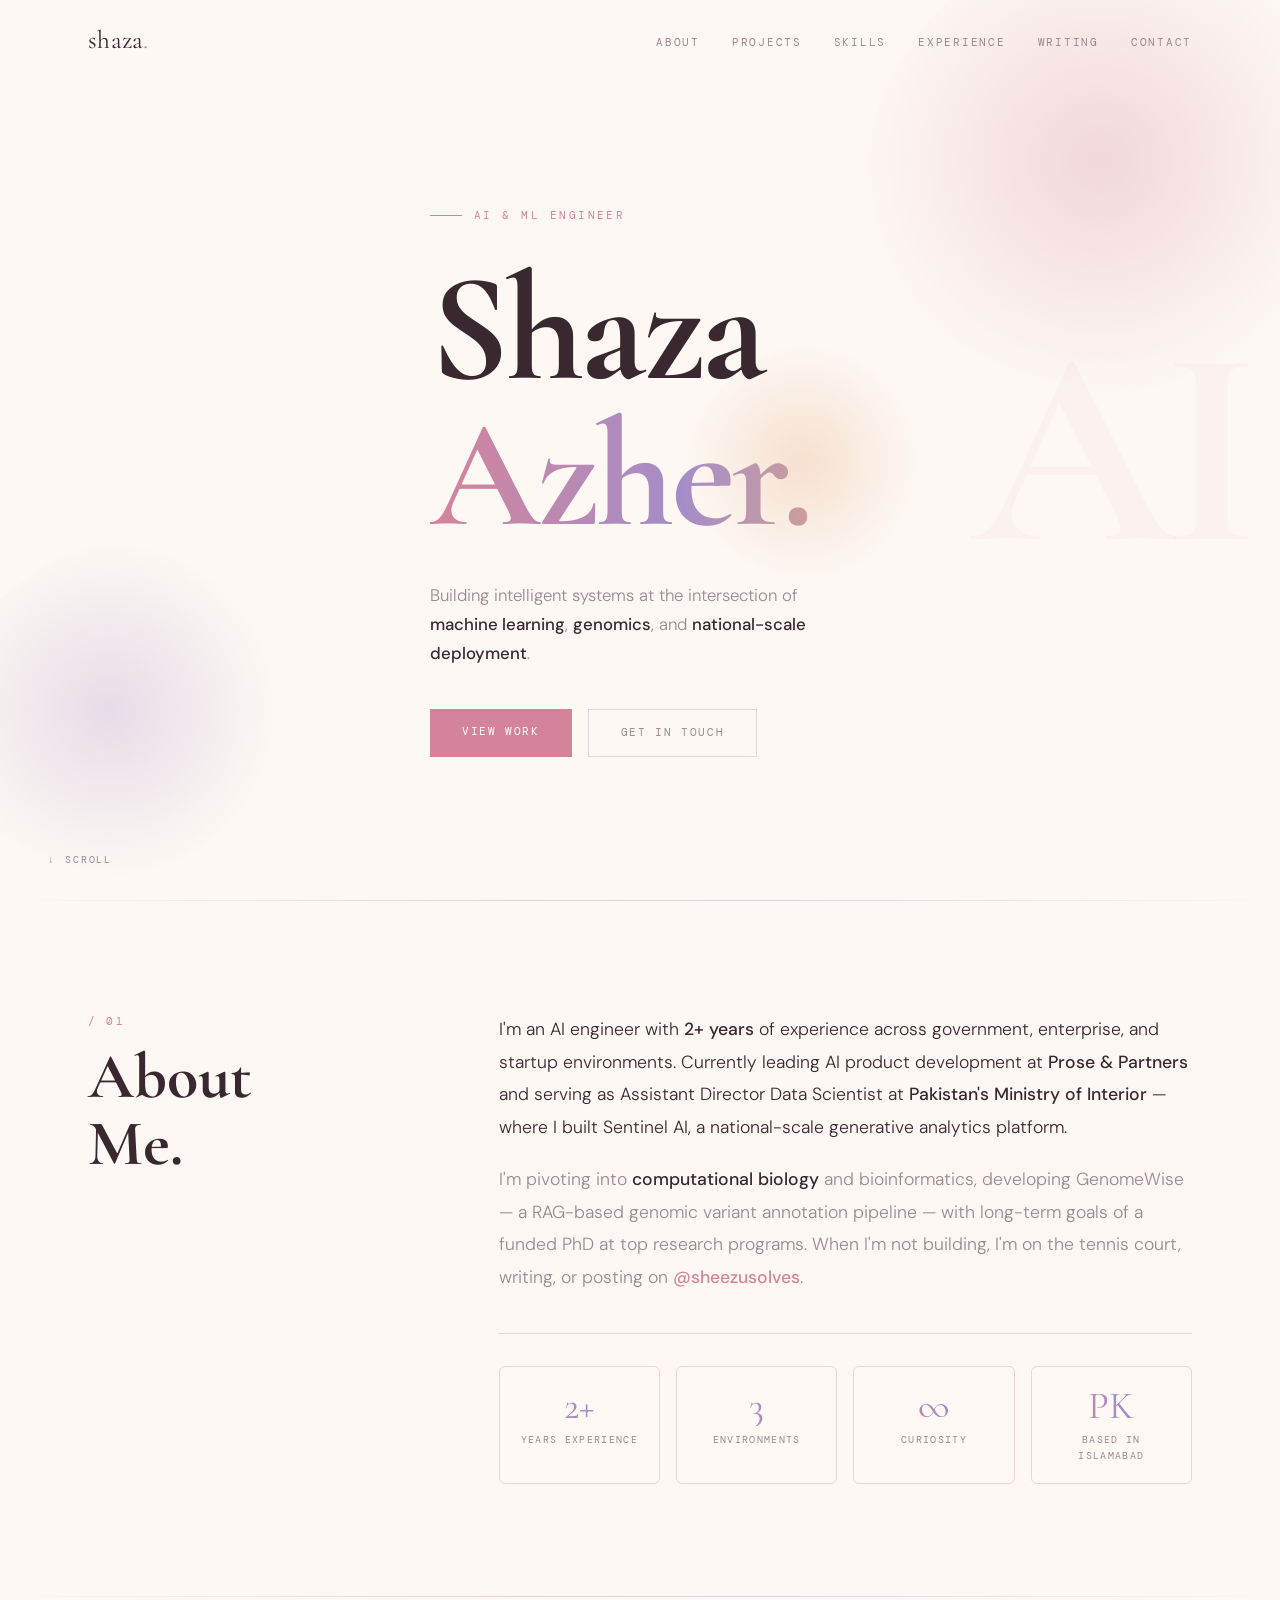
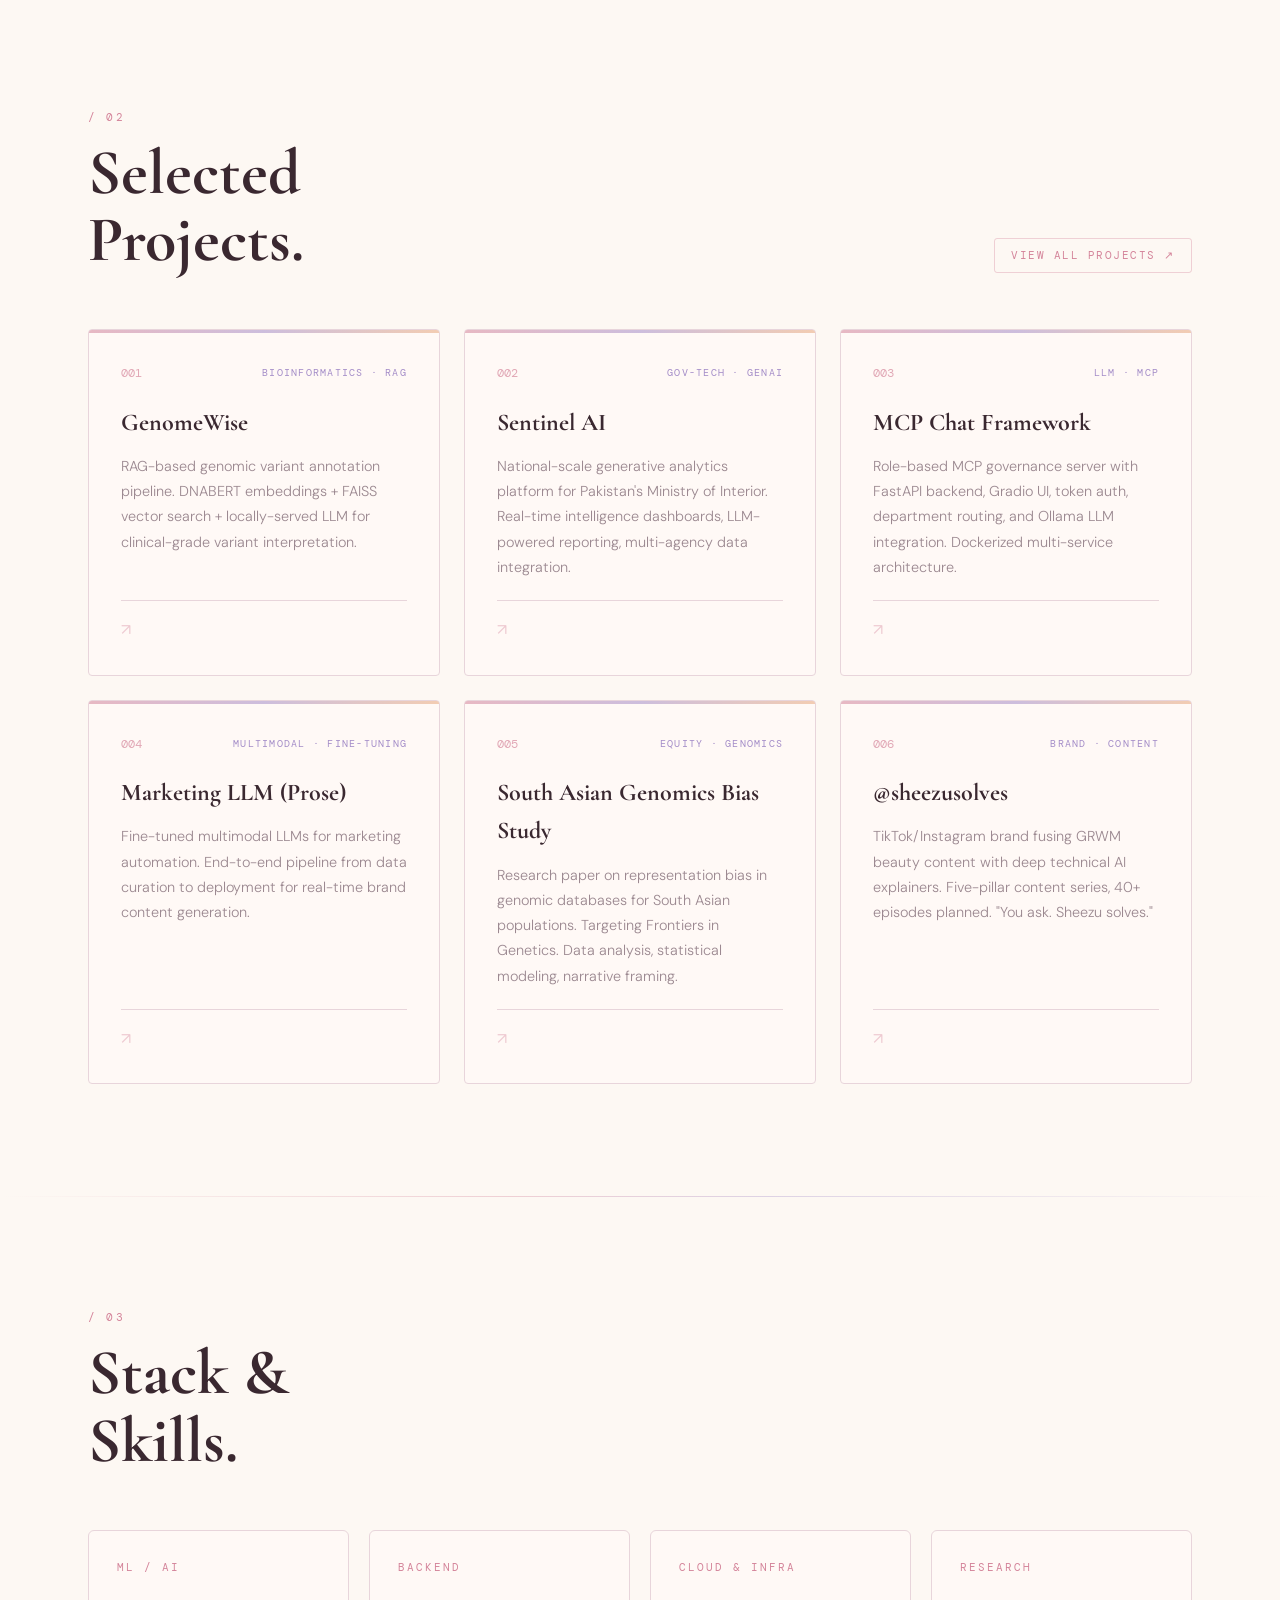
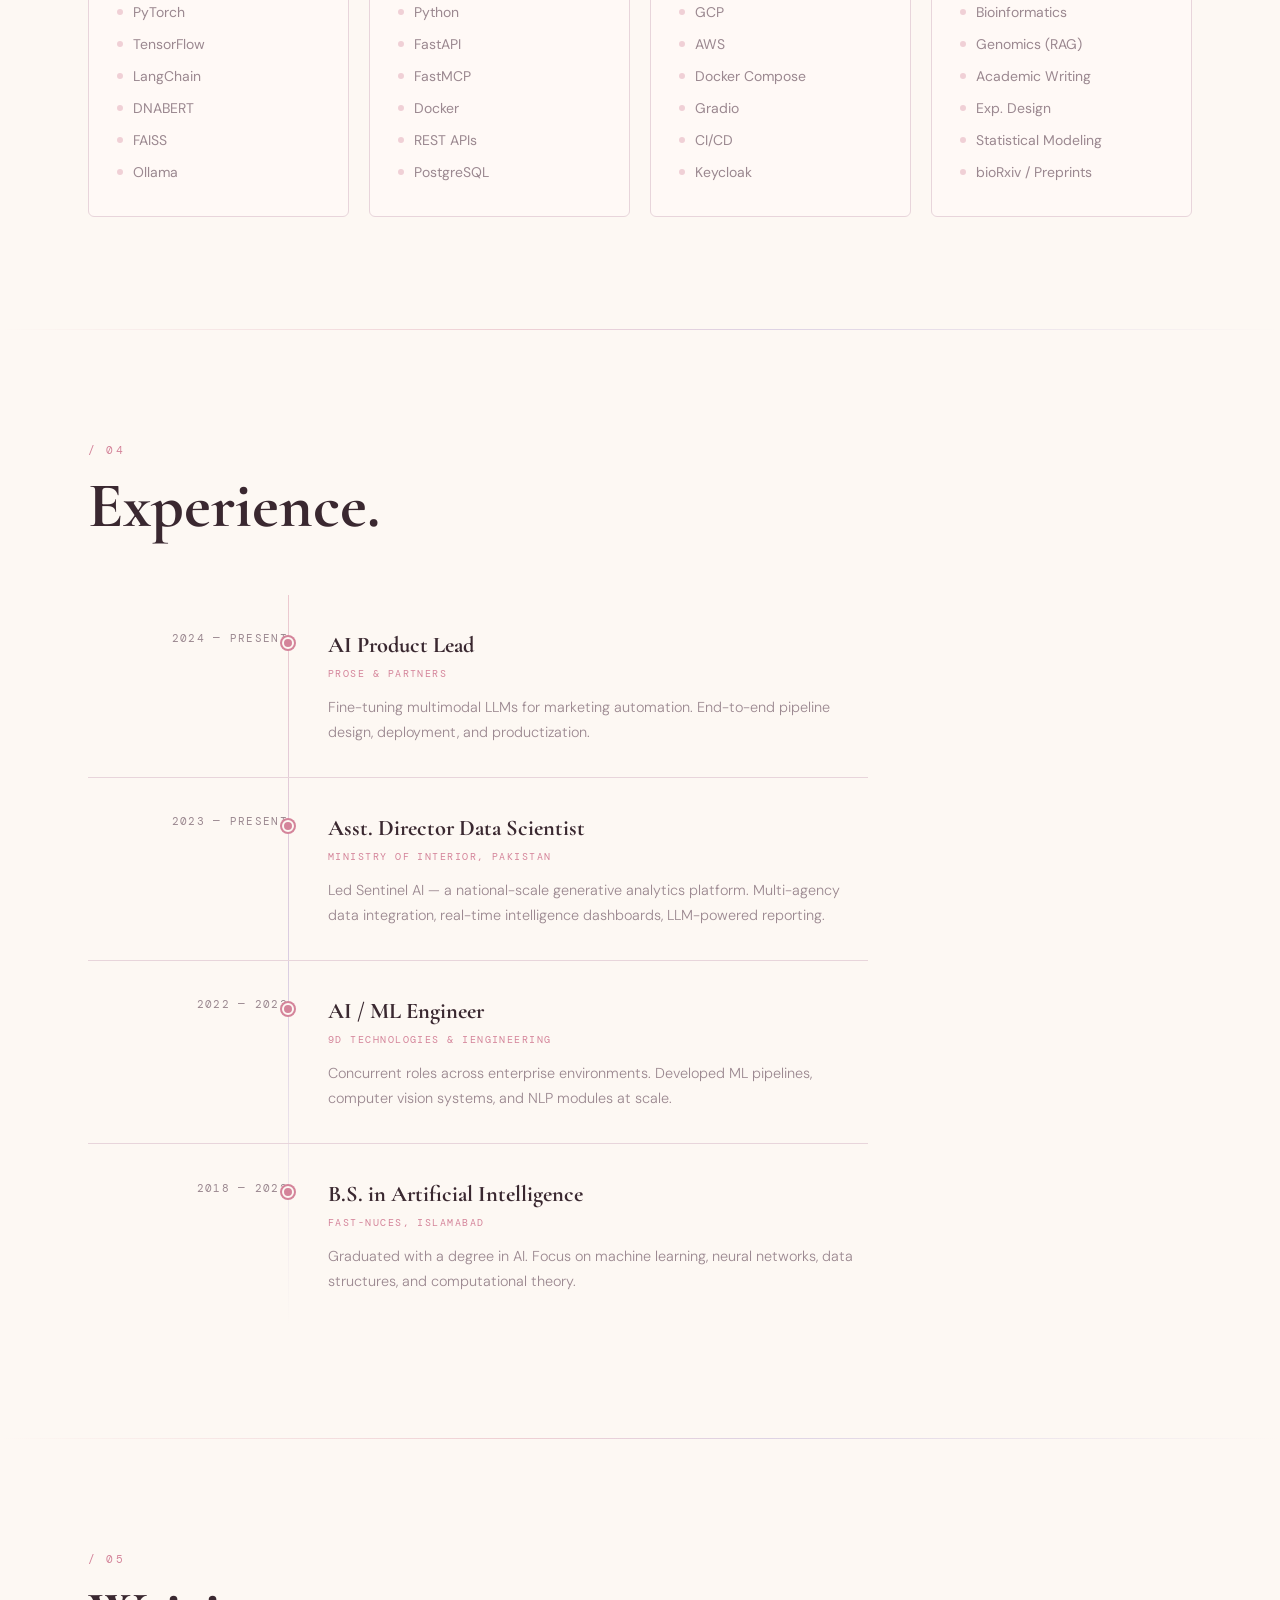
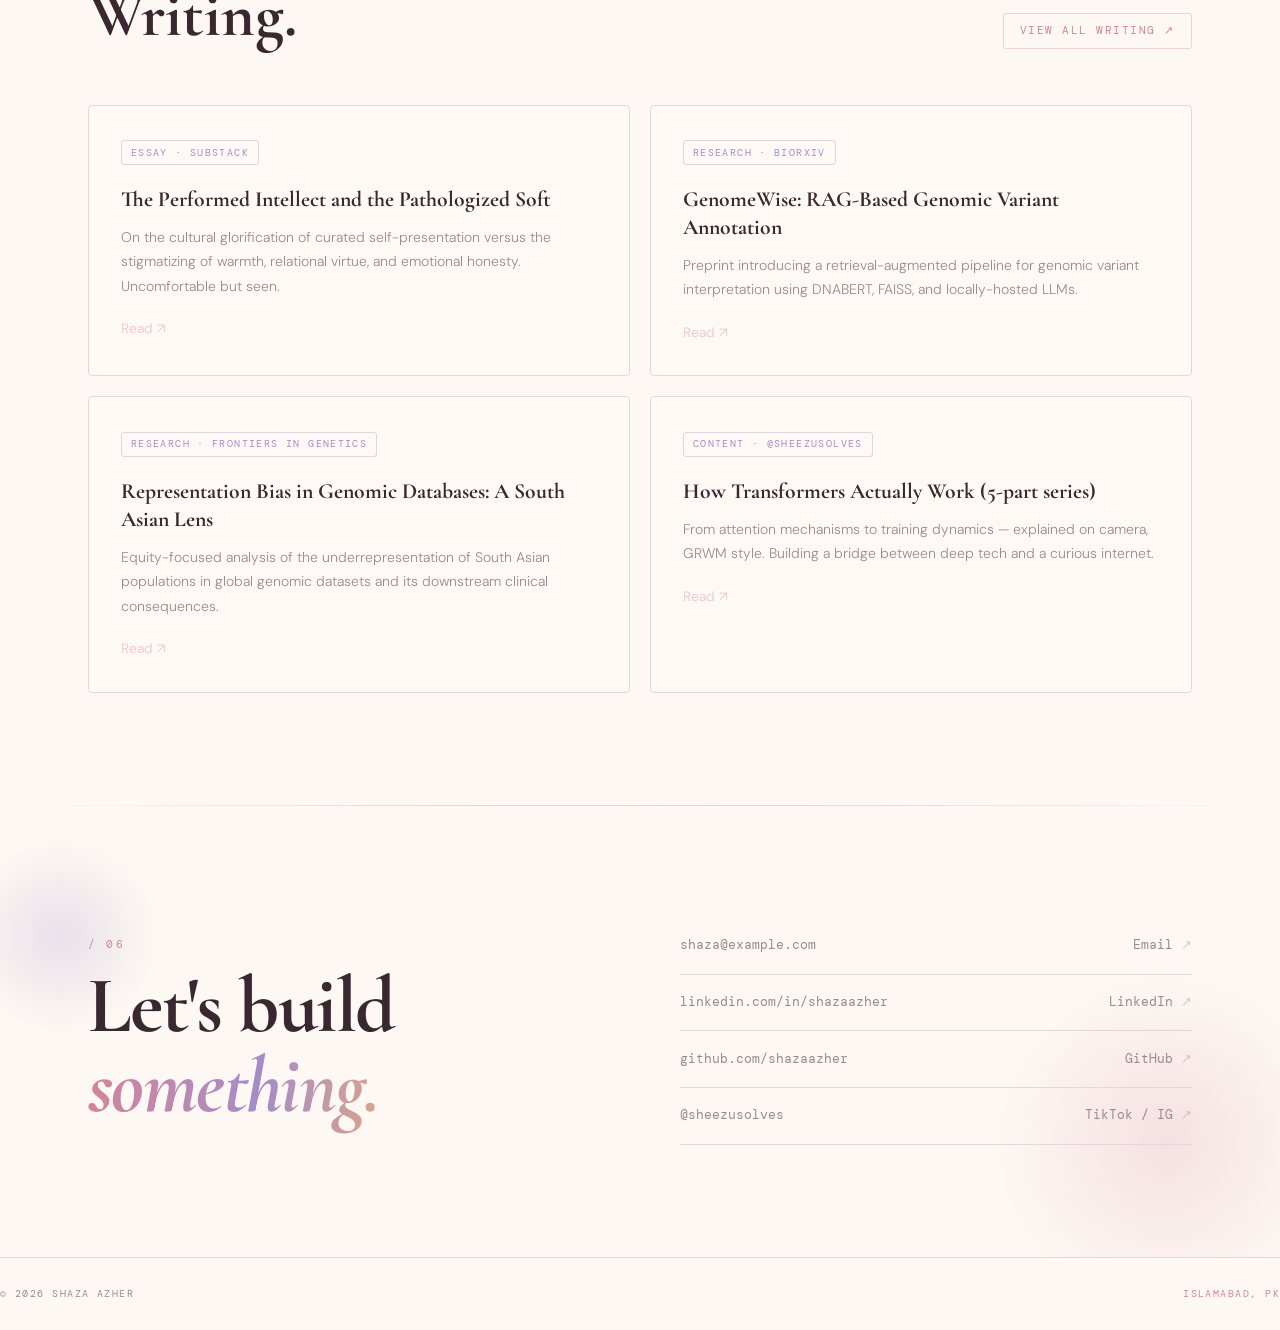
<file: index.html>
<!DOCTYPE html>
<html lang="en">
<head>
  <meta charset="UTF-8" />
  <meta name="viewport" content="width=device-width, initial-scale=1.0" />
  <title>Shaza Azher — AI &amp; ML Engineer</title>
  <meta name="description" content="Portfolio of Shaza Azher, AI & ML Engineer based in Islamabad, Pakistan." />
  <link rel="stylesheet" href="/style.css" />
</head>
<body>

<!-- ═══ NAVBAR ═══ -->
<nav>
  <div class="container nav-inner">
    <a href="#" class="nav-logo">shaza<span>.</span></a>
    <ul class="nav-links">
      <li><a href="#about">About</a></li>
      <li><a href="#projects">Projects</a></li>
      <li><a href="#skills">Skills</a></li>
      <li><a href="#experience">Experience</a></li>
      <li><a href="#writing">Writing</a></li>
      <li><a href="#contact">Contact</a></li>
    </ul>
    <div class="nav-toggle" id="nav-toggle" aria-label="Open menu">
      <span></span><span></span><span></span>
    </div>
  </div>
</nav>

<!-- Mobile menu -->
<div class="mobile-menu" id="mobile-menu">
  <a href="#about">About</a>
  <a href="#projects">Projects</a>
  <a href="#skills">Skills</a>
  <a href="#experience">Experience</a>
  <a href="#writing">Writing</a>
  <a href="#contact">Contact</a>
</div>

<!-- ═══ HERO ═══ -->
<section id="hero">
  <div class="blob hero-blob-1"></div>
  <div class="blob hero-blob-2"></div>
  <div class="blob hero-blob-3"></div>
  <div class="hero-ghost" aria-hidden="true">AI</div>

  <div class="container hero-content">
    <div class="hero-eyebrow">
      <span class="hero-eyebrow-text">AI &amp; ML Engineer</span>
    </div>

    <h1 class="hero-name">
      <span id="hero-line-1" class="line-1">Shaza</span>
      <span id="hero-line-2" class="line-2 shimmer">Azher.</span>
    </h1>

    <p class="hero-desc">
      Building intelligent systems at the intersection of
      <strong>machine learning</strong>, <strong>genomics</strong>,
      and <strong>national-scale deployment</strong>.
    </p>

    <div class="hero-ctas">
      <a href="#projects" class="btn-primary">View Work</a>
      <a href="#contact"  class="btn-outline">Get in Touch</a>
    </div>
  </div>

  <div class="scroll-hint">
    <span class="scroll-arrow">↓</span>
    Scroll
  </div>
</section>

<div class="divider"></div>

<!-- ═══ ABOUT ═══ -->
<section id="about">
  <div class="container">
    <div class="about-grid">
      <div class="reveal">
        <p class="section-label">/ 01</p>
        <h2 class="section-title">About<br/>Me.</h2>
      </div>
      <div>
        <div class="about-text reveal">
          <p>
            I'm an AI engineer with <span class="highlight">2+ years</span> of experience across
            government, enterprise, and startup environments. Currently leading AI product development
            at <span class="highlight">Prose &amp; Partners</span> and serving as Assistant Director
            Data Scientist at <span class="highlight">Pakistan's Ministry of Interior</span> — where
            I built Sentinel AI, a national-scale generative analytics platform.
          </p>
          <p>
            I'm pivoting into <span class="highlight">computational biology</span> and bioinformatics,
            developing GenomeWise — a RAG-based genomic variant annotation pipeline — with long-term
            goals of a funded PhD at top research programs. When I'm not building, I'm on the tennis
            court, writing, or posting on <span class="accent">@sheezusolves</span>.
          </p>
        </div>

        <div class="stats-grid">
          <div class="stat-card reveal reveal-delay-1">
            <div class="stat-value shimmer">2+</div>
            <div class="stat-label">Years Experience</div>
          </div>
          <div class="stat-card reveal reveal-delay-2">
            <div class="stat-value shimmer">3</div>
            <div class="stat-label">Environments</div>
          </div>
          <div class="stat-card reveal reveal-delay-3">
            <div class="stat-value shimmer">∞</div>
            <div class="stat-label">Curiosity</div>
          </div>
          <div class="stat-card reveal reveal-delay-4">
            <div class="stat-value shimmer">PK</div>
            <div class="stat-label">Based in Islamabad</div>
          </div>
        </div>
      </div>
    </div>
  </div>
</section>

<div class="divider"></div>

<!-- ═══ PROJECTS ═══ -->
<section id="projects">
  <div class="container">
    <div class="reveal" style="display:flex;justify-content:space-between;align-items:flex-end;flex-wrap:wrap;gap:1rem;margin-bottom:0;">
      <div>
        <p class="section-label">/ 02</p>
        <h2 class="section-title" style="margin-bottom:0;">Selected<br/>Projects.</h2>
      </div>
      <a href="/projects.html" style="display:inline-flex;align-items:center;gap:0.5rem;font-family:var(--font-mono);font-size:0.68rem;letter-spacing:0.14em;text-transform:uppercase;color:var(--rose);border:1px solid rgba(212,132,154,.35);padding:0.5rem 1rem;border-radius:3px;transition:background 0.25s;" onmouseover="this.style.background='rgba(212,132,154,.08)'" onmouseout="this.style.background='transparent'">View All Projects ↗</a>
    </div>

    <div class="projects-grid" style="margin-top:3.5rem;">
      <div class="project-card reveal">
        <div class="project-top-bar"></div>
        <div class="project-body">
          <div class="project-meta">
            <span class="project-id">001</span>
            <span class="project-tags">Bioinformatics · RAG</span>
          </div>
          <h3 class="project-title">GenomeWise</h3>
          <p class="project-desc">RAG-based genomic variant annotation pipeline. DNABERT embeddings + FAISS vector search + locally-served LLM for clinical-grade variant interpretation.</p>
          <div class="project-footer">↗</div>
        </div>
      </div>

      <div class="project-card reveal reveal-delay-1">
        <div class="project-top-bar"></div>
        <div class="project-body">
          <div class="project-meta">
            <span class="project-id">002</span>
            <span class="project-tags">Gov-Tech · GenAI</span>
          </div>
          <h3 class="project-title">Sentinel AI</h3>
          <p class="project-desc">National-scale generative analytics platform for Pakistan's Ministry of Interior. Real-time intelligence dashboards, LLM-powered reporting, multi-agency data integration.</p>
          <div class="project-footer">↗</div>
        </div>
      </div>

      <div class="project-card reveal reveal-delay-2">
        <div class="project-top-bar"></div>
        <div class="project-body">
          <div class="project-meta">
            <span class="project-id">003</span>
            <span class="project-tags">LLM · MCP</span>
          </div>
          <h3 class="project-title">MCP Chat Framework</h3>
          <p class="project-desc">Role-based MCP governance server with FastAPI backend, Gradio UI, token auth, department routing, and Ollama LLM integration. Dockerized multi-service architecture.</p>
          <div class="project-footer">↗</div>
        </div>
      </div>

      <div class="project-card reveal reveal-delay-1">
        <div class="project-top-bar"></div>
        <div class="project-body">
          <div class="project-meta">
            <span class="project-id">004</span>
            <span class="project-tags">Multimodal · Fine-tuning</span>
          </div>
          <h3 class="project-title">Marketing LLM (Prose)</h3>
          <p class="project-desc">Fine-tuned multimodal LLMs for marketing automation. End-to-end pipeline from data curation to deployment for real-time brand content generation.</p>
          <div class="project-footer">↗</div>
        </div>
      </div>

      <div class="project-card reveal reveal-delay-2">
        <div class="project-top-bar"></div>
        <div class="project-body">
          <div class="project-meta">
            <span class="project-id">005</span>
            <span class="project-tags">Equity · Genomics</span>
          </div>
          <h3 class="project-title">South Asian Genomics Bias Study</h3>
          <p class="project-desc">Research paper on representation bias in genomic databases for South Asian populations. Targeting Frontiers in Genetics. Data analysis, statistical modeling, narrative framing.</p>
          <div class="project-footer">↗</div>
        </div>
      </div>

      <div class="project-card reveal reveal-delay-3">
        <div class="project-top-bar"></div>
        <div class="project-body">
          <div class="project-meta">
            <span class="project-id">006</span>
            <span class="project-tags">Brand · Content</span>
          </div>
          <h3 class="project-title">@sheezusolves</h3>
          <p class="project-desc">TikTok/Instagram brand fusing GRWM beauty content with deep technical AI explainers. Five-pillar content series, 40+ episodes planned. "You ask. Sheezu solves."</p>
          <div class="project-footer">↗</div>
        </div>
      </div>
    </div>
  </div>
</section>

<div class="divider"></div>

<!-- ═══ SKILLS ═══ -->
<section id="skills">
  <div class="container">
    <div class="reveal">
      <p class="section-label">/ 03</p>
      <h2 class="section-title">Stack &amp;<br/>Skills.</h2>
    </div>

    <div class="skills-grid">
      <div class="skill-card reveal">
        <div class="skill-category">ML / AI</div>
        <ul class="skill-list">
          <li><span class="skill-dot"></span>PyTorch</li>
          <li><span class="skill-dot"></span>TensorFlow</li>
          <li><span class="skill-dot"></span>LangChain</li>
          <li><span class="skill-dot"></span>DNABERT</li>
          <li><span class="skill-dot"></span>FAISS</li>
          <li><span class="skill-dot"></span>Ollama</li>
        </ul>
      </div>
      <div class="skill-card reveal reveal-delay-1">
        <div class="skill-category">Backend</div>
        <ul class="skill-list">
          <li><span class="skill-dot"></span>Python</li>
          <li><span class="skill-dot"></span>FastAPI</li>
          <li><span class="skill-dot"></span>FastMCP</li>
          <li><span class="skill-dot"></span>Docker</li>
          <li><span class="skill-dot"></span>REST APIs</li>
          <li><span class="skill-dot"></span>PostgreSQL</li>
        </ul>
      </div>
      <div class="skill-card reveal reveal-delay-2">
        <div class="skill-category">Cloud &amp; Infra</div>
        <ul class="skill-list">
          <li><span class="skill-dot"></span>GCP</li>
          <li><span class="skill-dot"></span>AWS</li>
          <li><span class="skill-dot"></span>Docker Compose</li>
          <li><span class="skill-dot"></span>Gradio</li>
          <li><span class="skill-dot"></span>CI/CD</li>
          <li><span class="skill-dot"></span>Keycloak</li>
        </ul>
      </div>
      <div class="skill-card reveal reveal-delay-3">
        <div class="skill-category">Research</div>
        <ul class="skill-list">
          <li><span class="skill-dot"></span>Bioinformatics</li>
          <li><span class="skill-dot"></span>Genomics (RAG)</li>
          <li><span class="skill-dot"></span>Academic Writing</li>
          <li><span class="skill-dot"></span>Exp. Design</li>
          <li><span class="skill-dot"></span>Statistical Modeling</li>
          <li><span class="skill-dot"></span>bioRxiv / Preprints</li>
        </ul>
      </div>
    </div>
  </div>
</section>

<div class="divider"></div>

<!-- ═══ EXPERIENCE ═══ -->
<section id="experience">
  <div class="container">
    <div class="reveal">
      <p class="section-label">/ 04</p>
      <h2 class="section-title">Experience.</h2>
    </div>

    <div class="timeline">
      <div class="timeline-item reveal">
        <div class="timeline-period">2024 — Present</div>
        <div>
          <h3 class="timeline-role">AI Product Lead</h3>
          <div class="timeline-company">Prose &amp; Partners</div>
          <p class="timeline-desc">Fine-tuning multimodal LLMs for marketing automation. End-to-end pipeline design, deployment, and productization.</p>
        </div>
      </div>

      <div class="timeline-item reveal reveal-delay-1">
        <div class="timeline-period">2023 — Present</div>
        <div>
          <h3 class="timeline-role">Asst. Director Data Scientist</h3>
          <div class="timeline-company">Ministry of Interior, Pakistan</div>
          <p class="timeline-desc">Led Sentinel AI — a national-scale generative analytics platform. Multi-agency data integration, real-time intelligence dashboards, LLM-powered reporting.</p>
        </div>
      </div>

      <div class="timeline-item reveal reveal-delay-2">
        <div class="timeline-period">2022 — 2023</div>
        <div>
          <h3 class="timeline-role">AI / ML Engineer</h3>
          <div class="timeline-company">9D Technologies &amp; iENGINEERING</div>
          <p class="timeline-desc">Concurrent roles across enterprise environments. Developed ML pipelines, computer vision systems, and NLP modules at scale.</p>
        </div>
      </div>

      <div class="timeline-item reveal reveal-delay-3">
        <div class="timeline-period">2018 — 2022</div>
        <div>
          <h3 class="timeline-role">B.S. in Artificial Intelligence</h3>
          <div class="timeline-company">FAST-NUCES, Islamabad</div>
          <p class="timeline-desc">Graduated with a degree in AI. Focus on machine learning, neural networks, data structures, and computational theory.</p>
        </div>
      </div>
    </div>
  </div>
</section>

<div class="divider"></div>

<!-- ═══ WRITING ═══ -->
<section id="writing">
  <div class="container">
    <div class="reveal" style="display:flex;justify-content:space-between;align-items:flex-end;flex-wrap:wrap;gap:1rem;margin-bottom:0;">
      <div>
        <p class="section-label">/ 05</p>
        <h2 class="section-title" style="margin-bottom:0;">Writing.</h2>
      </div>
      <a href="/writing.html" style="display:inline-flex;align-items:center;gap:0.5rem;font-family:var(--font-mono);font-size:0.68rem;letter-spacing:0.14em;text-transform:uppercase;color:var(--rose);border:1px solid rgba(212,132,154,.35);padding:0.5rem 1rem;border-radius:3px;transition:background 0.25s;" onmouseover="this.style.background='rgba(212,132,154,.08)'" onmouseout="this.style.background='transparent'">View All Writing ↗</a>
    </div>

    <div class="writing-grid" style="margin-top:3.5rem;">
      <a href="/blog/performed-intellect.html" class="writing-card reveal">
        <div class="writing-type">Essay · Substack</div>
        <h3 class="writing-title">The Performed Intellect and the Pathologized Soft</h3>
        <p class="writing-desc">On the cultural glorification of curated self-presentation versus the stigmatizing of warmth, relational virtue, and emotional honesty. Uncomfortable but seen.</p>
        <div class="writing-read">Read ↗</div>
      </a>

      <a href="/blog/genomewise.html" class="writing-card reveal reveal-delay-1">
        <div class="writing-type">Research · bioRxiv</div>
        <h3 class="writing-title">GenomeWise: RAG-Based Genomic Variant Annotation</h3>
        <p class="writing-desc">Preprint introducing a retrieval-augmented pipeline for genomic variant interpretation using DNABERT, FAISS, and locally-hosted LLMs.</p>
        <div class="writing-read">Read ↗</div>
      </a>

      <a href="/blog/genomics-bias.html" class="writing-card reveal reveal-delay-2">
        <div class="writing-type">Research · Frontiers in Genetics</div>
        <h3 class="writing-title">Representation Bias in Genomic Databases: A South Asian Lens</h3>
        <p class="writing-desc">Equity-focused analysis of the underrepresentation of South Asian populations in global genomic datasets and its downstream clinical consequences.</p>
        <div class="writing-read">Read ↗</div>
      </a>

      <a href="/blog/transformers.html" class="writing-card reveal reveal-delay-3">
        <div class="writing-type">Content · @sheezusolves</div>
        <h3 class="writing-title">How Transformers Actually Work (5-part series)</h3>
        <p class="writing-desc">From attention mechanisms to training dynamics — explained on camera, GRWM style. Building a bridge between deep tech and a curious internet.</p>
        <div class="writing-read">Read ↗</div>
      </a>
    </div>
  </div>
</section>

<div class="divider"></div>

<!-- ═══ CONTACT ═══ -->
<section id="contact">
  <div class="blob contact-blob-1"></div>
  <div class="blob contact-blob-2"></div>

  <div class="container contact-grid">
    <div class="reveal">
      <p class="section-label">/ 06</p>
      <h2 class="contact-headline">Let's build<br/><em class="shimmer">something.</em></h2>
    </div>

    <div class="contact-links reveal">
      <a href="mailto:shaza@example.com" class="contact-link">
        <span>shaza@example.com</span>
        <span>Email <span class="contact-link-arrow">↗</span></span>
      </a>
      <a href="https://linkedin.com/in/shazaazher" target="_blank" rel="noreferrer" class="contact-link">
        <span>linkedin.com/in/shazaazher</span>
        <span>LinkedIn <span class="contact-link-arrow">↗</span></span>
      </a>
      <a href="https://github.com/shazaazher" target="_blank" rel="noreferrer" class="contact-link">
        <span>github.com/shazaazher</span>
        <span>GitHub <span class="contact-link-arrow">↗</span></span>
      </a>
      <a href="#" class="contact-link">
        <span>@sheezusolves</span>
        <span>TikTok / IG <span class="contact-link-arrow">↗</span></span>
      </a>
    </div>
  </div>
</section>

<!-- ═══ FOOTER ═══ -->
<footer>
  <div class="container" style="display:contents">
    <span>© 2026 Shaza Azher</span>
    <span class="footer-loc">Islamabad, PK</span>
  </div>
</footer>

<script src="/script.js"></script>
</body>
</html>
</file>
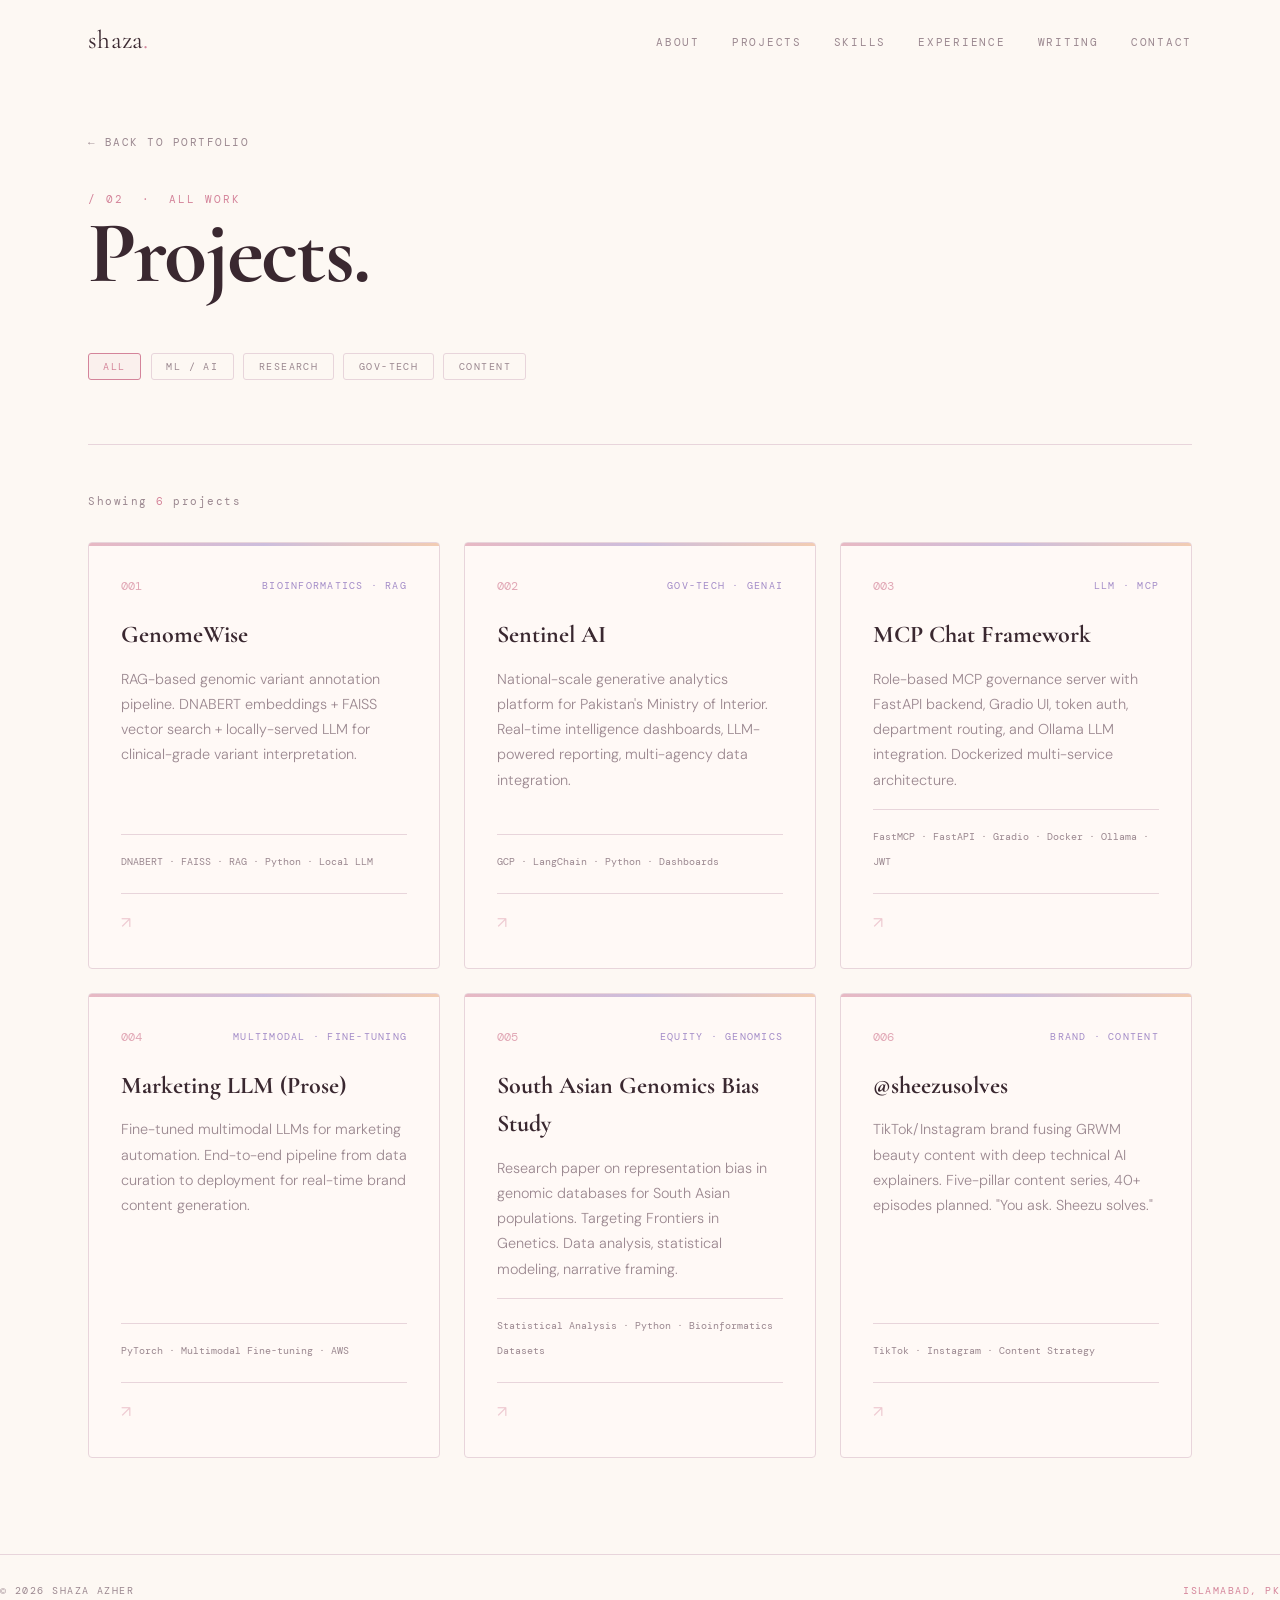
<file: projects.html>
<!DOCTYPE html>
<html lang="en">
<head>
  <meta charset="UTF-8" />
  <meta name="viewport" content="width=device-width, initial-scale=1.0" />
  <title>Projects — Shaza Azher</title>
  <link rel="stylesheet" href="/style.css" />
  <style>
    .page-hero {
      padding: 8rem 0 4rem;
      border-bottom: 1px solid var(--border);
    }
    .back-link {
      display: inline-flex;
      align-items: center;
      gap: 0.5rem;
      font-family: var(--font-mono);
      font-size: 0.68rem;
      letter-spacing: 0.14em;
      text-transform: uppercase;
      color: var(--fg-muted);
      margin-bottom: 2.5rem;
      transition: color 0.25s;
    }
    .back-link:hover { color: var(--rose); }
    .page-title {
      font-family: var(--font-serif);
      font-size: clamp(3rem, 7vw, 5.5rem);
      line-height: 1;
      letter-spacing: -0.02em;
      margin-bottom: 1rem;
    }
    .page-subtitle {
      font-family: var(--font-mono);
      font-size: 0.7rem;
      letter-spacing: 0.18em;
      text-transform: uppercase;
      color: var(--rose);
    }

    /* Filter bar */
    .filter-bar {
      display: flex;
      flex-wrap: wrap;
      gap: 0.6rem;
      padding: 2.5rem 0 0;
    }
    .filter-btn {
      font-family: var(--font-mono);
      font-size: 0.65rem;
      letter-spacing: 0.14em;
      text-transform: uppercase;
      padding: 0.35rem 0.9rem;
      border: 1px solid var(--border);
      border-radius: 3px;
      background: transparent;
      color: var(--fg-muted);
      cursor: pointer;
      transition: border-color 0.25s, color 0.25s, background 0.25s;
    }
    .filter-btn:hover,
    .filter-btn.active {
      border-color: var(--rose);
      color: var(--rose);
      background: rgba(212,132,154,.07);
    }

    /* Projects grid on this page */
    .projects-section { padding: 3rem 0 6rem; }
    .all-projects-grid {
      display: grid;
      grid-template-columns: 1fr;
      gap: 1.5rem;
    }
    @media (min-width: 640px)  { .all-projects-grid { grid-template-columns: repeat(2,1fr); } }
    @media (min-width: 1024px) { .all-projects-grid { grid-template-columns: repeat(3,1fr); } }

    /* Reuse project card styles from style.css */
    .count-label {
      font-family: var(--font-mono);
      font-size: 0.68rem;
      letter-spacing: 0.14em;
      color: var(--fg-muted);
      margin-bottom: 2rem;
    }
    .count-label span { color: var(--rose); }
  </style>
</head>
<body>

<nav>
  <div class="container nav-inner">
    <a href="/" class="nav-logo">shaza<span>.</span></a>
    <ul class="nav-links">
      <li><a href="/#about">About</a></li>
      <li><a href="/projects.html">Projects</a></li>
      <li><a href="/#skills">Skills</a></li>
      <li><a href="/#experience">Experience</a></li>
      <li><a href="/writing.html">Writing</a></li>
      <li><a href="/#contact">Contact</a></li>
    </ul>
    <div class="nav-toggle" id="nav-toggle"><span></span><span></span><span></span></div>
  </div>
</nav>
<div class="mobile-menu" id="mobile-menu">
  <a href="/">Home</a>
  <a href="/writing.html">All Writing</a>
  <a href="/projects.html">All Projects</a>
  <a href="/#contact">Contact</a>
</div>

<div class="container">
  <div class="page-hero">
    <a href="/" class="back-link">← Back to Portfolio</a>
    <p class="page-subtitle">/ 02 &nbsp;·&nbsp; All Work</p>
    <h1 class="page-title">Projects.</h1>

    <div class="filter-bar">
      <button class="filter-btn active" data-filter="all">All</button>
      <button class="filter-btn" data-filter="ml">ML / AI</button>
      <button class="filter-btn" data-filter="research">Research</button>
      <button class="filter-btn" data-filter="govtech">Gov-Tech</button>
      <button class="filter-btn" data-filter="content">Content</button>
    </div>
  </div>

  <div class="projects-section">
    <div class="count-label">Showing <span id="count">6</span> projects</div>

    <div class="all-projects-grid" id="projects-grid">

      <div class="project-card" data-category="research ml">
        <div class="project-top-bar"></div>
        <div class="project-body">
          <div class="project-meta">
            <span class="project-id">001</span>
            <span class="project-tags">Bioinformatics · RAG</span>
          </div>
          <h3 class="project-title">GenomeWise</h3>
          <p class="project-desc">RAG-based genomic variant annotation pipeline. DNABERT embeddings + FAISS vector search + locally-served LLM for clinical-grade variant interpretation.</p>
          <div style="margin-top:1rem; padding-top:0.75rem; border-top:1px solid var(--border);">
            <span style="font-family:var(--font-mono);font-size:0.62rem;color:var(--fg-muted);">DNABERT · FAISS · RAG · Python · Local LLM</span>
          </div>
          <div class="project-footer">↗</div>
        </div>
      </div>

      <div class="project-card" data-category="govtech ml">
        <div class="project-top-bar"></div>
        <div class="project-body">
          <div class="project-meta">
            <span class="project-id">002</span>
            <span class="project-tags">Gov-Tech · GenAI</span>
          </div>
          <h3 class="project-title">Sentinel AI</h3>
          <p class="project-desc">National-scale generative analytics platform for Pakistan's Ministry of Interior. Real-time intelligence dashboards, LLM-powered reporting, multi-agency data integration.</p>
          <div style="margin-top:1rem; padding-top:0.75rem; border-top:1px solid var(--border);">
            <span style="font-family:var(--font-mono);font-size:0.62rem;color:var(--fg-muted);">GCP · LangChain · Python · Dashboards</span>
          </div>
          <div class="project-footer">↗</div>
        </div>
      </div>

      <div class="project-card" data-category="ml">
        <div class="project-top-bar"></div>
        <div class="project-body">
          <div class="project-meta">
            <span class="project-id">003</span>
            <span class="project-tags">LLM · MCP</span>
          </div>
          <h3 class="project-title">MCP Chat Framework</h3>
          <p class="project-desc">Role-based MCP governance server with FastAPI backend, Gradio UI, token auth, department routing, and Ollama LLM integration. Dockerized multi-service architecture.</p>
          <div style="margin-top:1rem; padding-top:0.75rem; border-top:1px solid var(--border);">
            <span style="font-family:var(--font-mono);font-size:0.62rem;color:var(--fg-muted);">FastMCP · FastAPI · Gradio · Docker · Ollama · JWT</span>
          </div>
          <div class="project-footer">↗</div>
        </div>
      </div>

      <div class="project-card" data-category="ml">
        <div class="project-top-bar"></div>
        <div class="project-body">
          <div class="project-meta">
            <span class="project-id">004</span>
            <span class="project-tags">Multimodal · Fine-tuning</span>
          </div>
          <h3 class="project-title">Marketing LLM (Prose)</h3>
          <p class="project-desc">Fine-tuned multimodal LLMs for marketing automation. End-to-end pipeline from data curation to deployment for real-time brand content generation.</p>
          <div style="margin-top:1rem; padding-top:0.75rem; border-top:1px solid var(--border);">
            <span style="font-family:var(--font-mono);font-size:0.62rem;color:var(--fg-muted);">PyTorch · Multimodal Fine-tuning · AWS</span>
          </div>
          <div class="project-footer">↗</div>
        </div>
      </div>

      <div class="project-card" data-category="research">
        <div class="project-top-bar"></div>
        <div class="project-body">
          <div class="project-meta">
            <span class="project-id">005</span>
            <span class="project-tags">Equity · Genomics</span>
          </div>
          <h3 class="project-title">South Asian Genomics Bias Study</h3>
          <p class="project-desc">Research paper on representation bias in genomic databases for South Asian populations. Targeting Frontiers in Genetics. Data analysis, statistical modeling, narrative framing.</p>
          <div style="margin-top:1rem; padding-top:0.75rem; border-top:1px solid var(--border);">
            <span style="font-family:var(--font-mono);font-size:0.62rem;color:var(--fg-muted);">Statistical Analysis · Python · Bioinformatics Datasets</span>
          </div>
          <div class="project-footer">↗</div>
        </div>
      </div>

      <div class="project-card" data-category="content">
        <div class="project-top-bar"></div>
        <div class="project-body">
          <div class="project-meta">
            <span class="project-id">006</span>
            <span class="project-tags">Brand · Content</span>
          </div>
          <h3 class="project-title">@sheezusolves</h3>
          <p class="project-desc">TikTok/Instagram brand fusing GRWM beauty content with deep technical AI explainers. Five-pillar content series, 40+ episodes planned. "You ask. Sheezu solves."</p>
          <div style="margin-top:1rem; padding-top:0.75rem; border-top:1px solid var(--border);">
            <span style="font-family:var(--font-mono);font-size:0.62rem;color:var(--fg-muted);">TikTok · Instagram · Content Strategy</span>
          </div>
          <div class="project-footer">↗</div>
        </div>
      </div>

    </div>
  </div>
</div>

<footer>
  <div class="container" style="display:contents">
    <span>© 2026 Shaza Azher</span>
    <span class="footer-loc">Islamabad, PK</span>
  </div>
</footer>

<script>
  const nav = document.querySelector('nav');
  window.addEventListener('scroll', () => nav.classList.toggle('scrolled', window.scrollY > 40));

  const toggle = document.getElementById('nav-toggle');
  const menu   = document.getElementById('mobile-menu');
  toggle.addEventListener('click', () => menu.classList.toggle('open'));
  menu.querySelectorAll('a').forEach(a => a.addEventListener('click', () => menu.classList.remove('open')));

  /* Filter */
  const btns  = document.querySelectorAll('.filter-btn');
  const cards = document.querySelectorAll('.project-card');
  const countEl = document.getElementById('count');

  btns.forEach(btn => {
    btn.addEventListener('click', () => {
      btns.forEach(b => b.classList.remove('active'));
      btn.classList.add('active');
      const f = btn.dataset.filter;
      let visible = 0;
      cards.forEach(card => {
        const cats = card.dataset.category || '';
        const show = f === 'all' || cats.split(' ').includes(f);
        card.style.display = show ? '' : 'none';
        if (show) visible++;
      });
      countEl.textContent = visible;
    });
  });

  /* Reveal on scroll */
  const observer = new IntersectionObserver(entries => {
    entries.forEach(e => { if (e.isIntersecting) { e.target.classList.add('visible'); observer.unobserve(e.target); } });
  }, { threshold: 0.1 });
  document.querySelectorAll('.reveal').forEach(el => observer.observe(el));
</script>
</body>
</html>
</file>
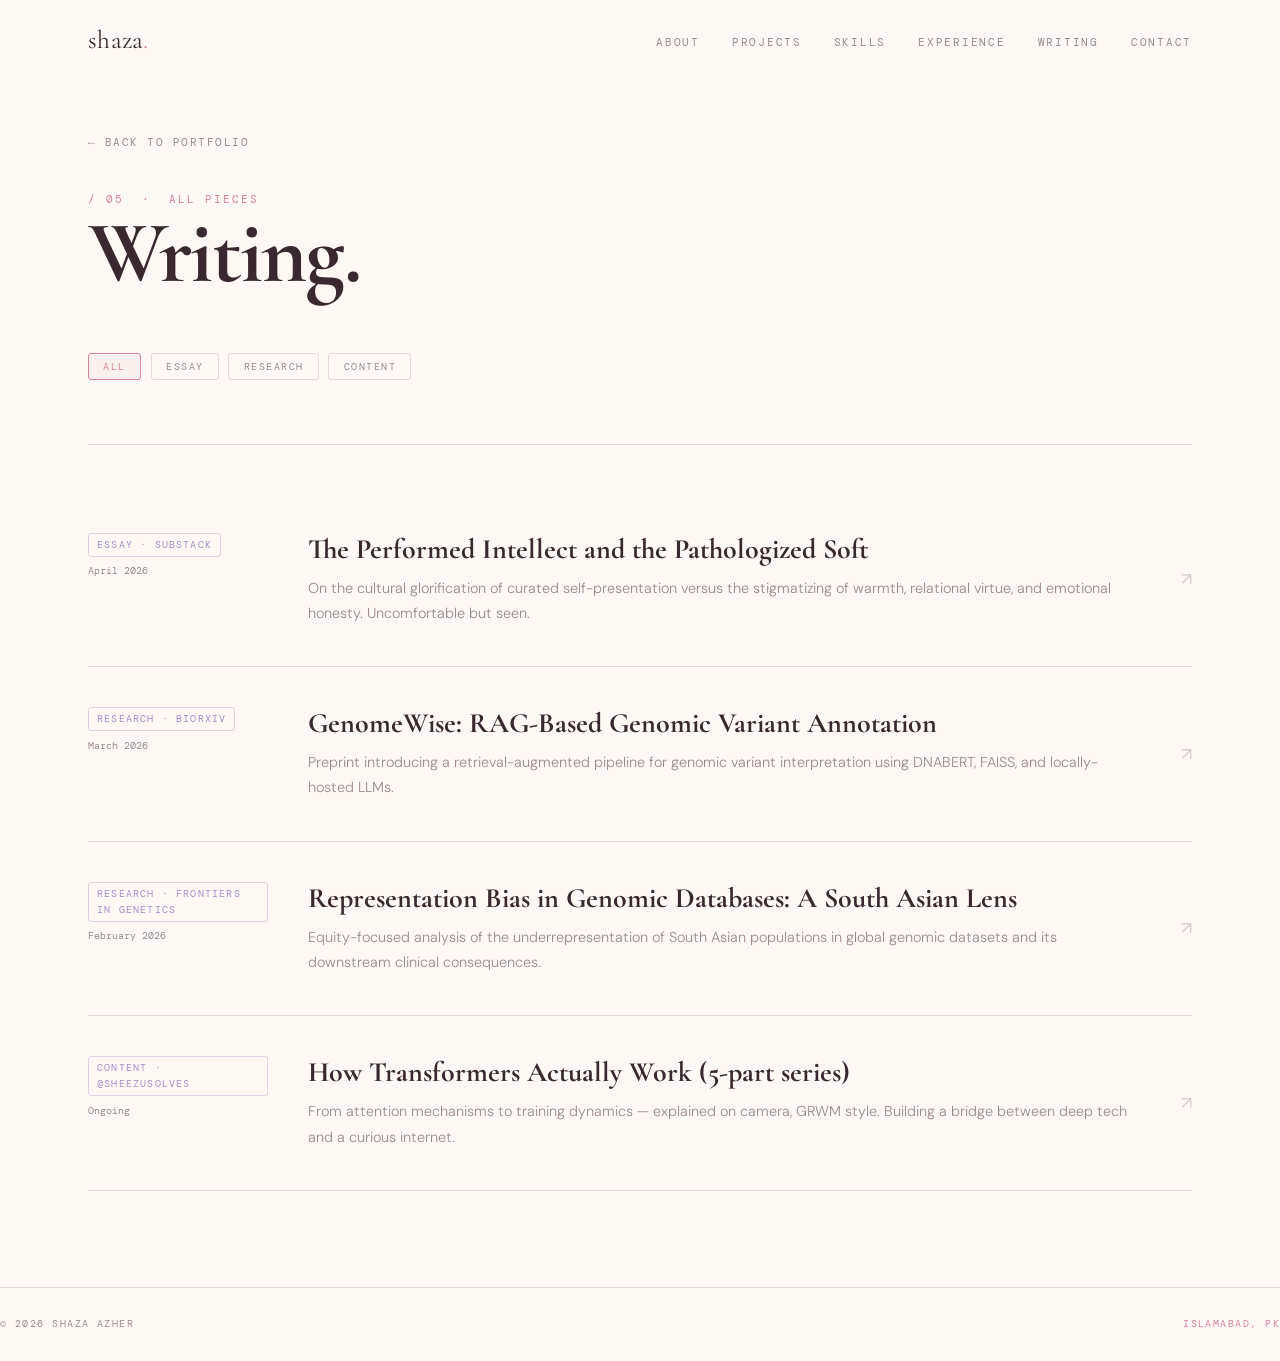
<file: writing.html>
<!DOCTYPE html>
<html lang="en">
<head>
  <meta charset="UTF-8" />
  <meta name="viewport" content="width=device-width, initial-scale=1.0" />
  <title>Writing — Shaza Azher</title>
  <link rel="stylesheet" href="/style.css" />
  <style>
    .page-hero {
      padding: 8rem 0 4rem;
      border-bottom: 1px solid var(--border);
    }
    .back-link {
      display: inline-flex;
      align-items: center;
      gap: 0.5rem;
      font-family: var(--font-mono);
      font-size: 0.68rem;
      letter-spacing: 0.14em;
      text-transform: uppercase;
      color: var(--fg-muted);
      margin-bottom: 2.5rem;
      transition: color 0.25s;
    }
    .back-link:hover { color: var(--rose); }
    .page-title {
      font-family: var(--font-serif);
      font-size: clamp(3rem, 7vw, 5.5rem);
      line-height: 1;
      letter-spacing: -0.02em;
      margin-bottom: 1rem;
    }
    .page-subtitle {
      font-family: var(--font-mono);
      font-size: 0.7rem;
      letter-spacing: 0.18em;
      text-transform: uppercase;
      color: var(--rose);
    }

    /* Filter bar */
    .filter-bar {
      display: flex;
      flex-wrap: wrap;
      gap: 0.6rem;
      padding: 2.5rem 0 0;
    }
    .filter-btn {
      font-family: var(--font-mono);
      font-size: 0.65rem;
      letter-spacing: 0.14em;
      text-transform: uppercase;
      padding: 0.35rem 0.9rem;
      border: 1px solid var(--border);
      border-radius: 3px;
      background: transparent;
      color: var(--fg-muted);
      cursor: pointer;
      transition: border-color 0.25s, color 0.25s, background 0.25s;
    }
    .filter-btn:hover,
    .filter-btn.active {
      border-color: var(--rose);
      color: var(--rose);
      background: rgba(212,132,154,.07);
    }

    /* Writing list */
    .writing-list {
      padding: 3rem 0 6rem;
      display: flex;
      flex-direction: column;
      gap: 0;
    }
    .writing-row {
      display: grid;
      grid-template-columns: 1fr;
      gap: 1rem;
      padding: 2.5rem 0;
      border-bottom: 1px solid var(--border);
      text-decoration: none;
      color: inherit;
      transition: background 0.25s;
    }
    @media (min-width: 768px) {
      .writing-row {
        grid-template-columns: 180px 1fr auto;
        align-items: start;
        gap: 2.5rem;
      }
    }
    .writing-row:hover .wr-title { color: var(--rose); }
    .writing-row:hover .wr-arrow { color: var(--rose); opacity: 1; }

    .wr-meta {
      display: flex;
      flex-direction: column;
      gap: 0.4rem;
    }
    .wr-type {
      display: inline-block;
      font-family: var(--font-mono);
      font-size: 0.62rem;
      letter-spacing: 0.12em;
      text-transform: uppercase;
      color: var(--lavender);
      border: 1px solid rgba(164,141,200,.35);
      padding: 0.2rem 0.5rem;
      border-radius: 3px;
      width: fit-content;
    }
    .wr-date {
      font-family: var(--font-mono);
      font-size: 0.65rem;
      color: var(--fg-muted);
    }
    .wr-title {
      font-family: var(--font-serif);
      font-size: clamp(1.25rem, 2.5vw, 1.75rem);
      line-height: 1.2;
      margin-bottom: 0.6rem;
      transition: color 0.25s;
    }
    .wr-desc {
      font-size: 0.9rem;
      font-weight: 300;
      line-height: 1.75;
      color: var(--fg-muted);
    }
    .wr-arrow {
      font-size: 1.1rem;
      color: var(--fg-muted);
      opacity: 0.4;
      transition: color 0.25s, opacity 0.25s, transform 0.25s;
      align-self: center;
      flex-shrink: 0;
    }
    .writing-row:hover .wr-arrow { transform: translate(3px, -3px); }
  </style>
</head>
<body>

<nav>
  <div class="container nav-inner">
    <a href="/" class="nav-logo">shaza<span>.</span></a>
    <ul class="nav-links">
      <li><a href="/#about">About</a></li>
      <li><a href="/#projects">Projects</a></li>
      <li><a href="/#skills">Skills</a></li>
      <li><a href="/#experience">Experience</a></li>
      <li><a href="/writing.html">Writing</a></li>
      <li><a href="/#contact">Contact</a></li>
    </ul>
    <div class="nav-toggle" id="nav-toggle"><span></span><span></span><span></span></div>
  </div>
</nav>
<div class="mobile-menu" id="mobile-menu">
  <a href="/">Home</a>
  <a href="/writing.html">All Writing</a>
  <a href="/projects.html">All Projects</a>
  <a href="/#contact">Contact</a>
</div>

<div class="container">
  <div class="page-hero">
    <a href="/" class="back-link">← Back to Portfolio</a>
    <p class="page-subtitle">/ 05 &nbsp;·&nbsp; All Pieces</p>
    <h1 class="page-title">Writing.</h1>

    <div class="filter-bar">
      <button class="filter-btn active" data-filter="all">All</button>
      <button class="filter-btn" data-filter="essay">Essay</button>
      <button class="filter-btn" data-filter="research">Research</button>
      <button class="filter-btn" data-filter="content">Content</button>
    </div>
  </div>

  <div class="writing-list">

    <a href="/blog/performed-intellect.html" class="writing-row" data-category="essay">
      <div class="wr-meta">
        <span class="wr-type">Essay · Substack</span>
        <span class="wr-date">April 2026</span>
      </div>
      <div>
        <h2 class="wr-title">The Performed Intellect and the Pathologized Soft</h2>
        <p class="wr-desc">On the cultural glorification of curated self-presentation versus the stigmatizing of warmth, relational virtue, and emotional honesty. Uncomfortable but seen.</p>
      </div>
      <span class="wr-arrow">↗</span>
    </a>

    <a href="/blog/genomewise.html" class="writing-row" data-category="research">
      <div class="wr-meta">
        <span class="wr-type">Research · bioRxiv</span>
        <span class="wr-date">March 2026</span>
      </div>
      <div>
        <h2 class="wr-title">GenomeWise: RAG-Based Genomic Variant Annotation</h2>
        <p class="wr-desc">Preprint introducing a retrieval-augmented pipeline for genomic variant interpretation using DNABERT, FAISS, and locally-hosted LLMs.</p>
      </div>
      <span class="wr-arrow">↗</span>
    </a>

    <a href="/blog/genomics-bias.html" class="writing-row" data-category="research">
      <div class="wr-meta">
        <span class="wr-type">Research · Frontiers in Genetics</span>
        <span class="wr-date">February 2026</span>
      </div>
      <div>
        <h2 class="wr-title">Representation Bias in Genomic Databases: A South Asian Lens</h2>
        <p class="wr-desc">Equity-focused analysis of the underrepresentation of South Asian populations in global genomic datasets and its downstream clinical consequences.</p>
      </div>
      <span class="wr-arrow">↗</span>
    </a>

    <a href="/blog/transformers.html" class="writing-row" data-category="content">
      <div class="wr-meta">
        <span class="wr-type">Content · @sheezusolves</span>
        <span class="wr-date">Ongoing</span>
      </div>
      <div>
        <h2 class="wr-title">How Transformers Actually Work (5-part series)</h2>
        <p class="wr-desc">From attention mechanisms to training dynamics — explained on camera, GRWM style. Building a bridge between deep tech and a curious internet.</p>
      </div>
      <span class="wr-arrow">↗</span>
    </a>

  </div>
</div>

<footer>
  <div class="container" style="display:contents">
    <span>© 2026 Shaza Azher</span>
    <span class="footer-loc">Islamabad, PK</span>
  </div>
</footer>

<script>
  const nav = document.querySelector('nav');
  window.addEventListener('scroll', () => nav.classList.toggle('scrolled', window.scrollY > 40));

  const toggle = document.getElementById('nav-toggle');
  const menu   = document.getElementById('mobile-menu');
  toggle.addEventListener('click', () => menu.classList.toggle('open'));
  menu.querySelectorAll('a').forEach(a => a.addEventListener('click', () => menu.classList.remove('open')));

  /* Filter */
  const btns = document.querySelectorAll('.filter-btn');
  const rows = document.querySelectorAll('.writing-row');
  btns.forEach(btn => {
    btn.addEventListener('click', () => {
      btns.forEach(b => b.classList.remove('active'));
      btn.classList.add('active');
      const f = btn.dataset.filter;
      rows.forEach(row => {
        row.style.display = (f === 'all' || row.dataset.category === f) ? '' : 'none';
      });
    });
  });
</script>
</body>
</html>
</file>
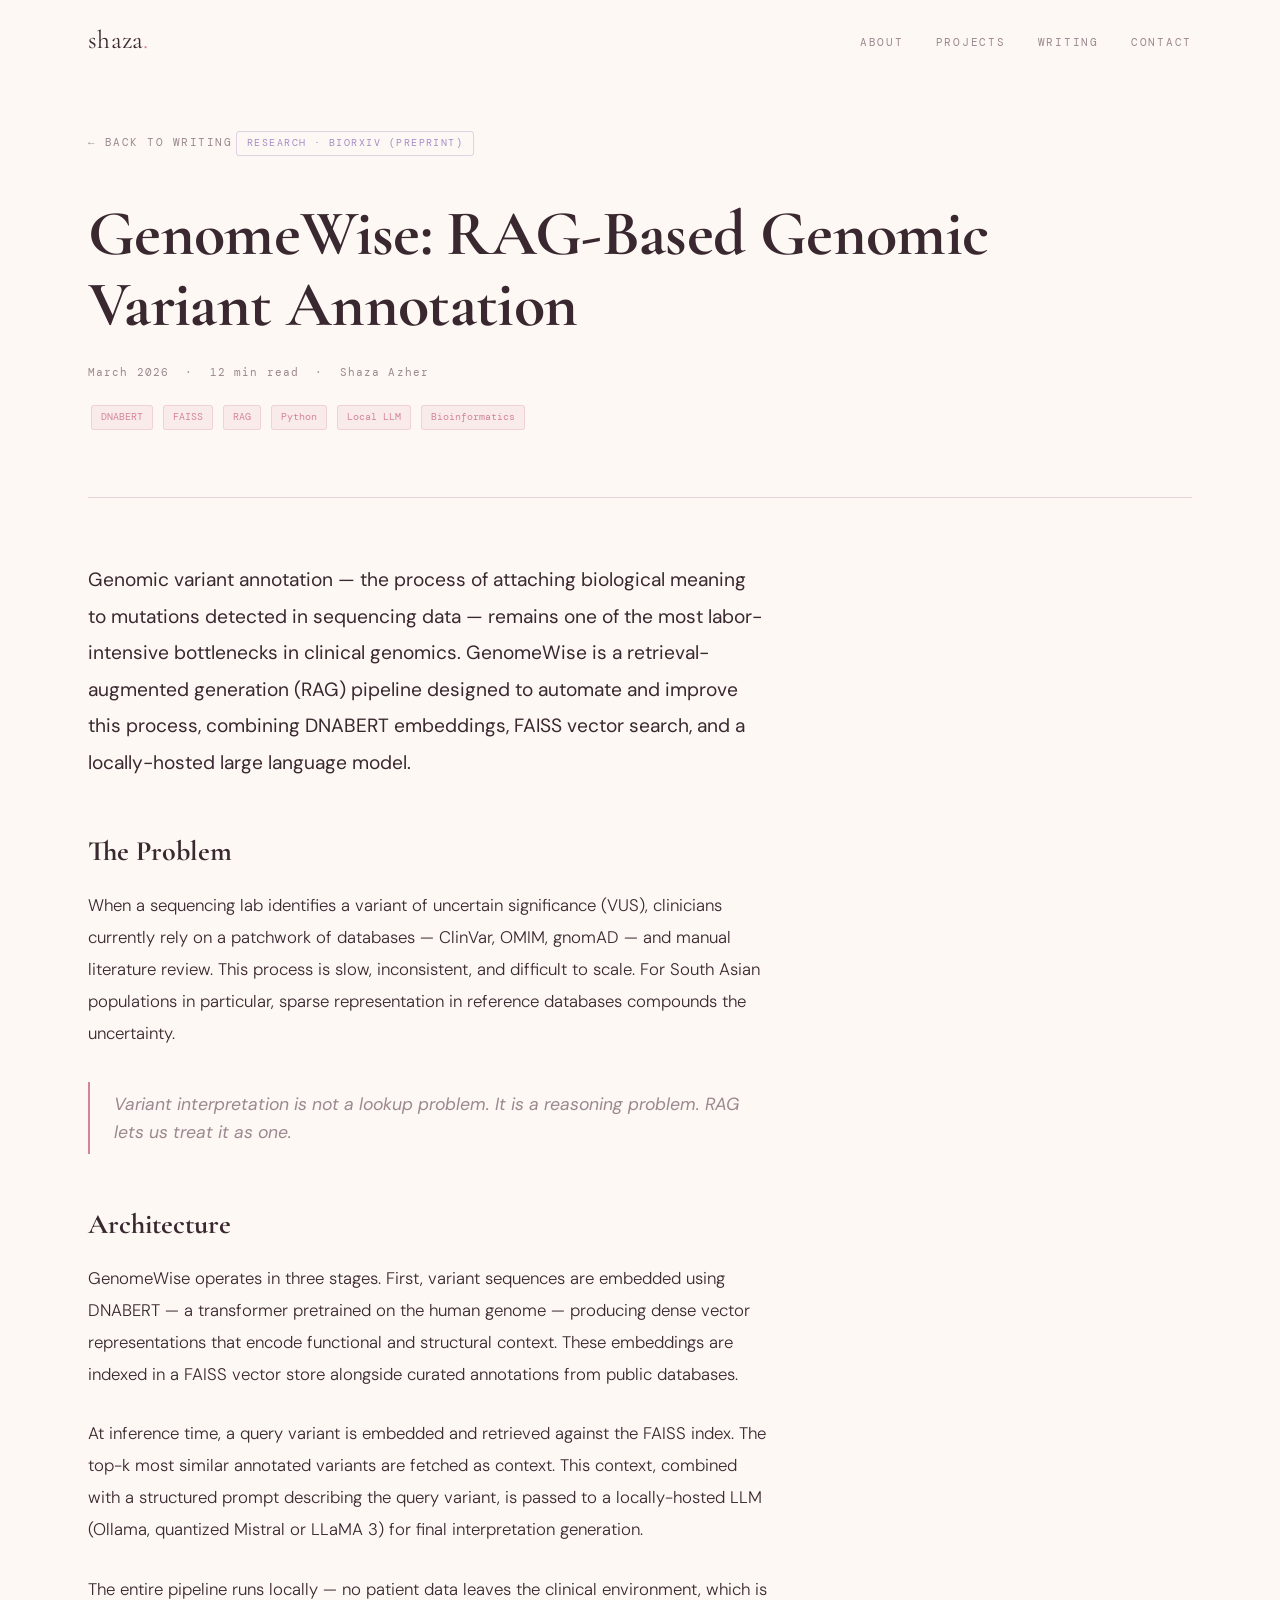
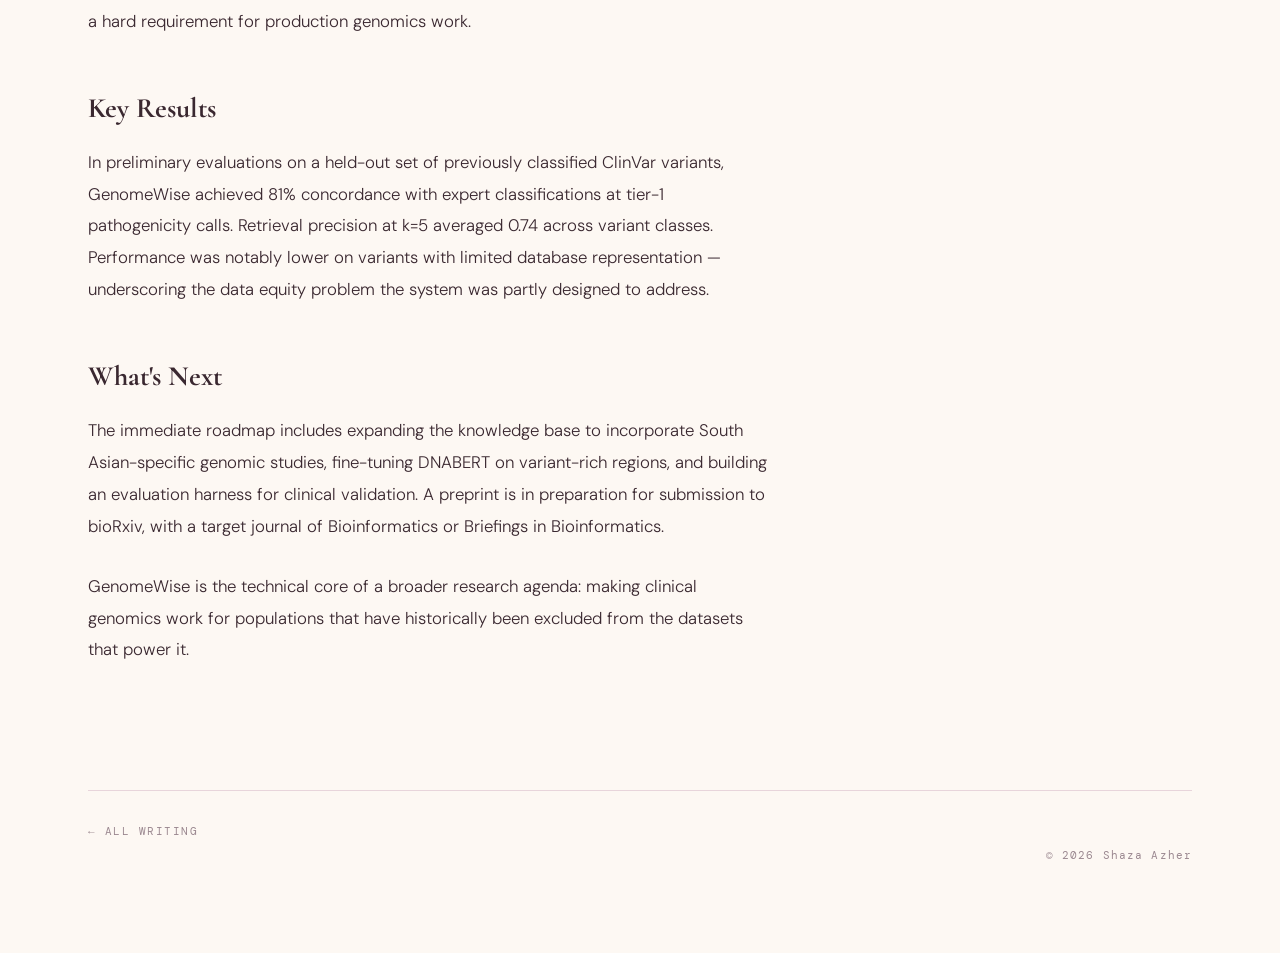
<file: blog/genomewise.html>
<!DOCTYPE html>
<html lang="en">
<head>
  <meta charset="UTF-8" />
  <meta name="viewport" content="width=device-width, initial-scale=1.0" />
  <title>GenomeWise — Shaza Azher</title>
  <link rel="stylesheet" href="/style.css" />
  <style>
    .blog-hero { padding: 8rem 0 4rem; border-bottom: 1px solid var(--border); }
    .blog-back  { display: inline-flex; align-items: center; gap: 0.5rem; font-family: var(--font-mono); font-size: 0.68rem; letter-spacing: 0.14em; text-transform: uppercase; color: var(--fg-muted); margin-bottom: 3rem; transition: color 0.25s; }
    .blog-back:hover { color: var(--rose); }
    .blog-type  { display: inline-block; font-family: var(--font-mono); font-size: 0.65rem; letter-spacing: 0.14em; text-transform: uppercase; color: var(--lavender); border: 1px solid rgba(164,141,200,.35); padding: 0.2rem 0.6rem; border-radius: 3px; margin-bottom: 1.5rem; }
    .blog-title { font-family: var(--font-serif); font-size: clamp(2.2rem, 5vw, 4rem); line-height: 1.1; letter-spacing: -0.01em; margin-bottom: 1.5rem; }
    .blog-meta  { font-family: var(--font-mono); font-size: 0.7rem; letter-spacing: 0.1em; color: var(--fg-muted); }
    .blog-body  { padding: 4rem 0 6rem; max-width: 680px; }
    .blog-body p { font-size: 1.05rem; font-weight: 300; line-height: 1.9; color: var(--fg); margin-bottom: 1.75rem; }
    .blog-body p:first-child { font-size: 1.2rem; font-weight: 400; }
    .blog-body h2 { font-family: var(--font-serif); font-size: 1.75rem; margin: 3rem 0 1rem; }
    .blog-body blockquote { border-left: 2px solid var(--rose); padding: 0.5rem 1.5rem; margin: 2rem 0; color: var(--fg-muted); font-style: italic; font-size: 1.1rem; }
    .tech-tag { display: inline-block; background: rgba(212,132,154,.1); border: 1px solid rgba(212,132,154,.25); color: var(--rose); font-family: var(--font-mono); font-size: 0.65rem; padding: 0.2rem 0.55rem; border-radius: 3px; margin: 0.2rem; }
    .blog-footer { padding: 2rem 0 4rem; border-top: 1px solid var(--border); display: flex; justify-content: space-between; align-items: center; }
  </style>
</head>
<body>
<nav>
  <div class="container nav-inner">
    <a href="/" class="nav-logo">shaza<span>.</span></a>
    <ul class="nav-links">
      <li><a href="/#about">About</a></li>
      <li><a href="/#projects">Projects</a></li>
      <li><a href="/#writing">Writing</a></li>
      <li><a href="/#contact">Contact</a></li>
    </ul>
  </div>
</nav>

<div class="container">
  <div class="blog-hero">
    <a href="/#writing" class="blog-back">← Back to Writing</a>
    <div class="blog-type">Research · bioRxiv (Preprint)</div>
    <h1 class="blog-title">GenomeWise: RAG-Based Genomic<br/>Variant Annotation</h1>
    <div class="blog-meta">March 2026 &nbsp;·&nbsp; 12 min read &nbsp;·&nbsp; Shaza Azher</div>
    <div style="margin-top:1.25rem;">
      <span class="tech-tag">DNABERT</span>
      <span class="tech-tag">FAISS</span>
      <span class="tech-tag">RAG</span>
      <span class="tech-tag">Python</span>
      <span class="tech-tag">Local LLM</span>
      <span class="tech-tag">Bioinformatics</span>
    </div>
  </div>

  <div class="blog-body">
    <p>
      Genomic variant annotation — the process of attaching biological meaning to mutations detected in sequencing data — remains one of the most labor-intensive bottlenecks in clinical genomics. GenomeWise is a retrieval-augmented generation (RAG) pipeline designed to automate and improve this process, combining DNABERT embeddings, FAISS vector search, and a locally-hosted large language model.
    </p>

    <h2>The Problem</h2>
    <p>
      When a sequencing lab identifies a variant of uncertain significance (VUS), clinicians currently rely on a patchwork of databases — ClinVar, OMIM, gnomAD — and manual literature review. This process is slow, inconsistent, and difficult to scale. For South Asian populations in particular, sparse representation in reference databases compounds the uncertainty.
    </p>

    <blockquote>
      Variant interpretation is not a lookup problem. It is a reasoning problem. RAG lets us treat it as one.
    </blockquote>

    <h2>Architecture</h2>
    <p>
      GenomeWise operates in three stages. First, variant sequences are embedded using DNABERT — a transformer pretrained on the human genome — producing dense vector representations that encode functional and structural context. These embeddings are indexed in a FAISS vector store alongside curated annotations from public databases.
    </p>
    <p>
      At inference time, a query variant is embedded and retrieved against the FAISS index. The top-k most similar annotated variants are fetched as context. This context, combined with a structured prompt describing the query variant, is passed to a locally-hosted LLM (Ollama, quantized Mistral or LLaMA 3) for final interpretation generation.
    </p>
    <p>
      The entire pipeline runs locally — no patient data leaves the clinical environment, which is a hard requirement for production genomics work.
    </p>

    <h2>Key Results</h2>
    <p>
      In preliminary evaluations on a held-out set of previously classified ClinVar variants, GenomeWise achieved 81% concordance with expert classifications at tier-1 pathogenicity calls. Retrieval precision at k=5 averaged 0.74 across variant classes. Performance was notably lower on variants with limited database representation — underscoring the data equity problem the system was partly designed to address.
    </p>

    <h2>What's Next</h2>
    <p>
      The immediate roadmap includes expanding the knowledge base to incorporate South Asian-specific genomic studies, fine-tuning DNABERT on variant-rich regions, and building an evaluation harness for clinical validation. A preprint is in preparation for submission to bioRxiv, with a target journal of Bioinformatics or Briefings in Bioinformatics.
    </p>
    <p>
      GenomeWise is the technical core of a broader research agenda: making clinical genomics work for populations that have historically been excluded from the datasets that power it.
    </p>
  </div>

  <div class="blog-footer">
    <a href="/#writing" class="blog-back">← All Writing</a>
    <span class="blog-meta">© 2026 Shaza Azher</span>
  </div>
</div>

<script>
  const nav = document.querySelector('nav');
  window.addEventListener('scroll', () => nav.classList.toggle('scrolled', window.scrollY > 40));
</script>
</body>
</html>
</file>
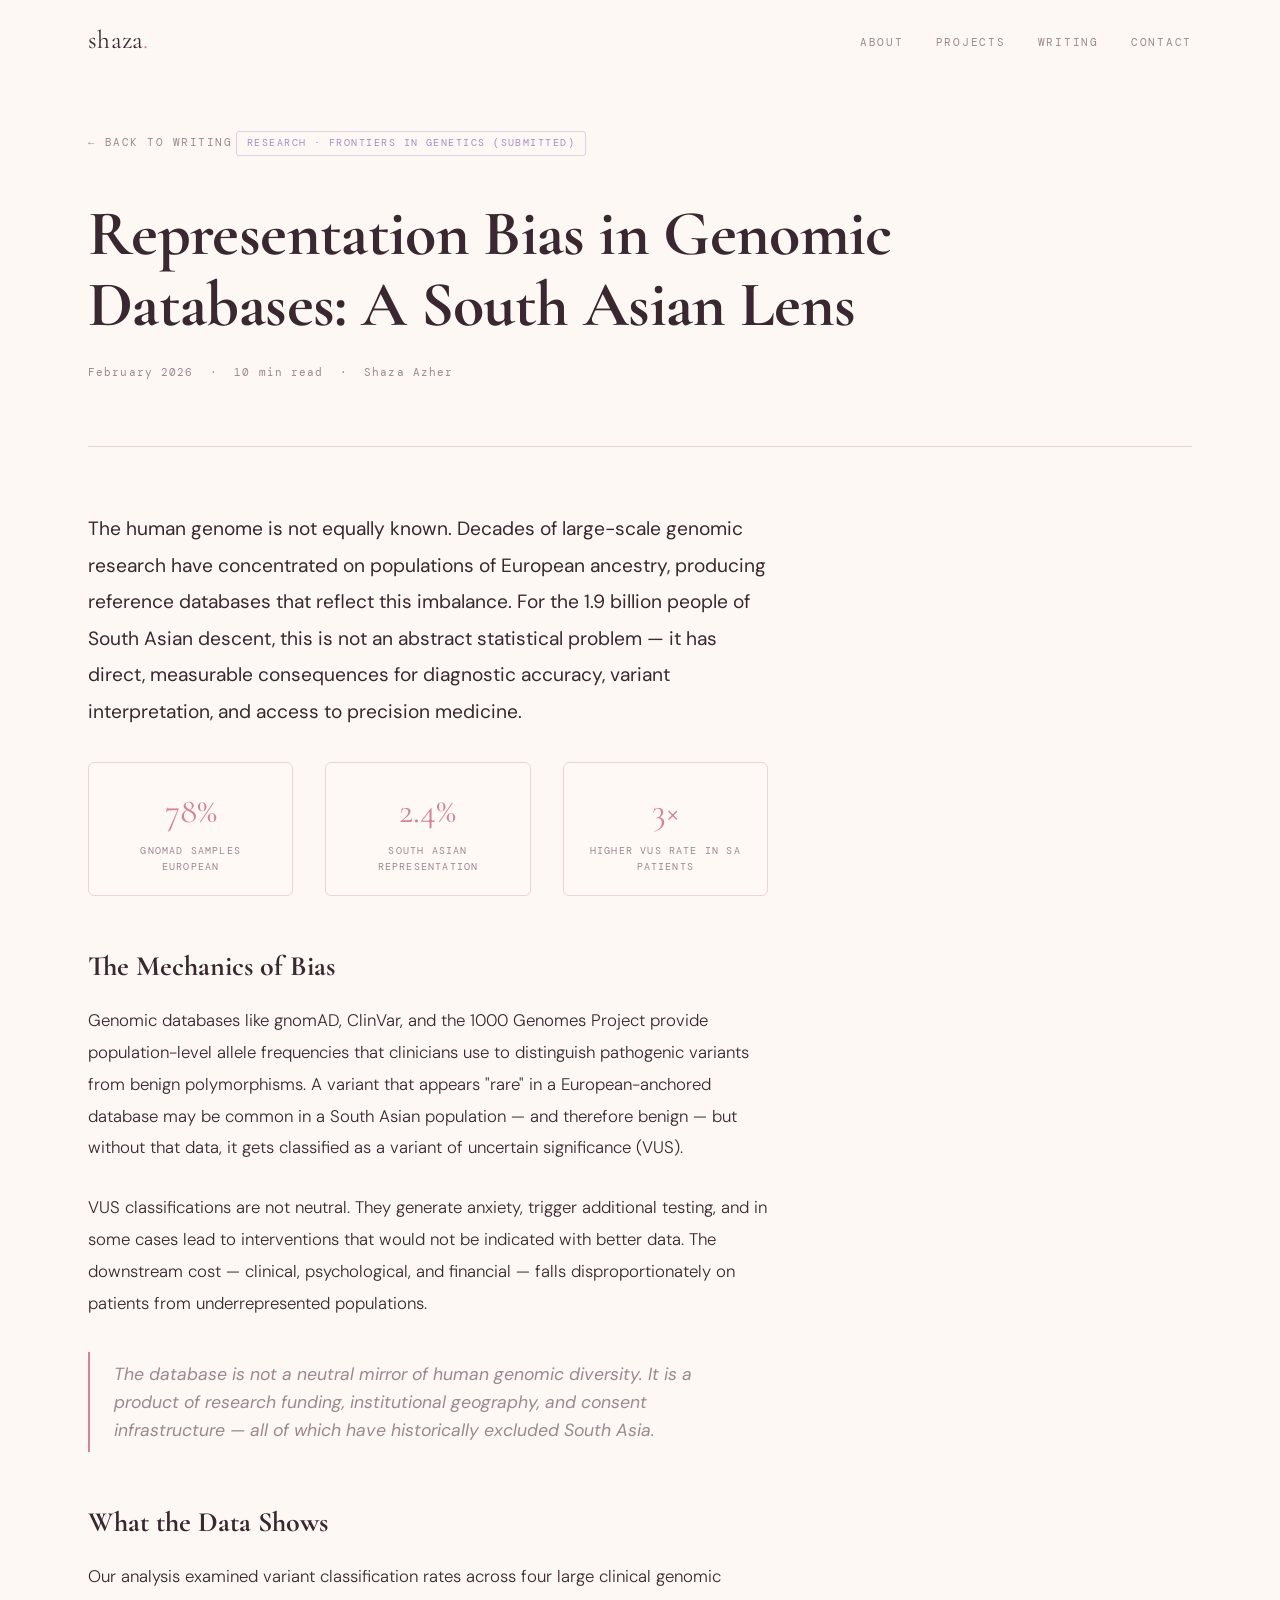
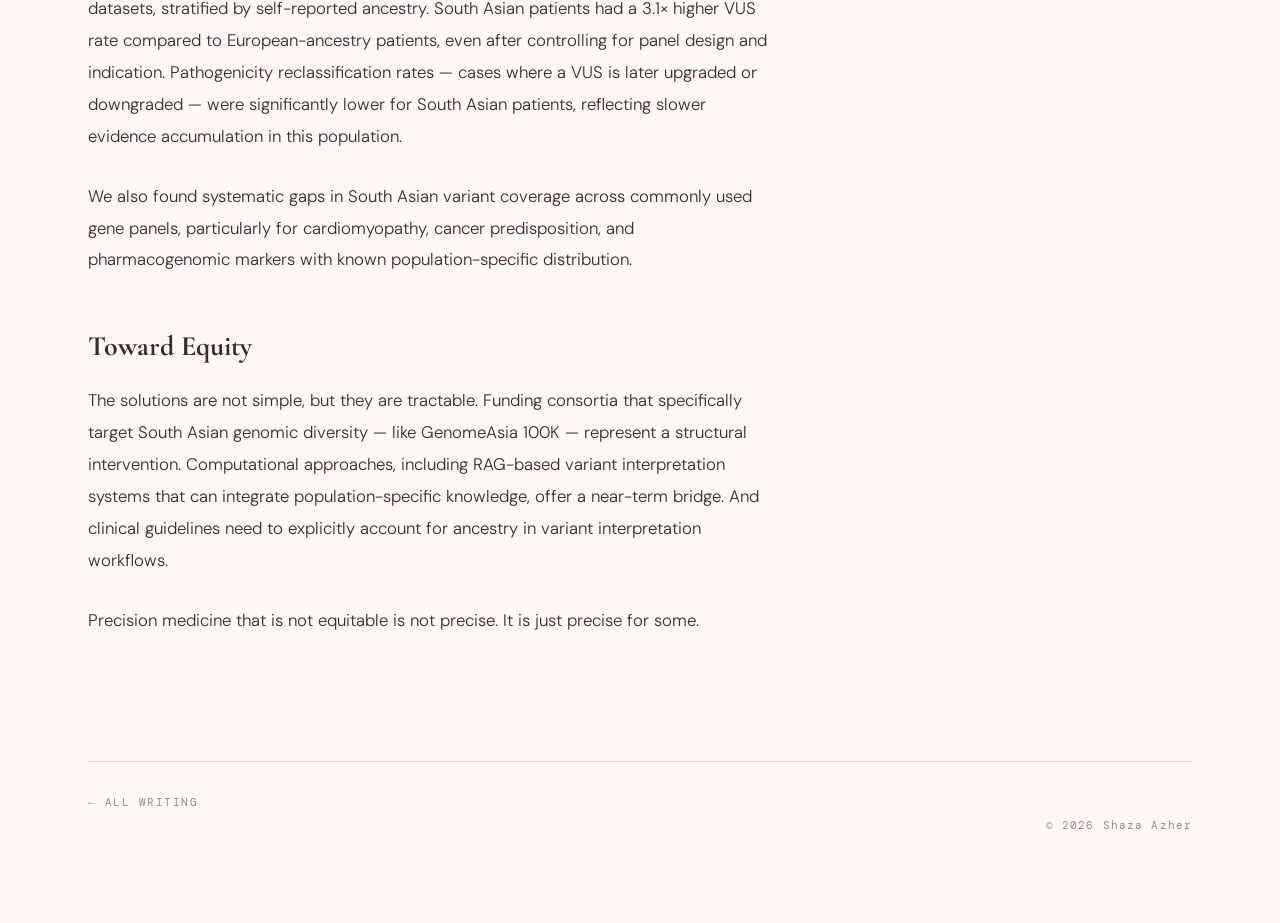
<file: blog/genomics-bias.html>
<!DOCTYPE html>
<html lang="en">
<head>
  <meta charset="UTF-8" />
  <meta name="viewport" content="width=device-width, initial-scale=1.0" />
  <title>Representation Bias in Genomic Databases — Shaza Azher</title>
  <link rel="stylesheet" href="/style.css" />
  <style>
    .blog-hero { padding: 8rem 0 4rem; border-bottom: 1px solid var(--border); }
    .blog-back  { display: inline-flex; align-items: center; gap: 0.5rem; font-family: var(--font-mono); font-size: 0.68rem; letter-spacing: 0.14em; text-transform: uppercase; color: var(--fg-muted); margin-bottom: 3rem; transition: color 0.25s; }
    .blog-back:hover { color: var(--rose); }
    .blog-type  { display: inline-block; font-family: var(--font-mono); font-size: 0.65rem; letter-spacing: 0.14em; text-transform: uppercase; color: var(--lavender); border: 1px solid rgba(164,141,200,.35); padding: 0.2rem 0.6rem; border-radius: 3px; margin-bottom: 1.5rem; }
    .blog-title { font-family: var(--font-serif); font-size: clamp(2.2rem, 5vw, 4rem); line-height: 1.1; letter-spacing: -0.01em; margin-bottom: 1.5rem; }
    .blog-meta  { font-family: var(--font-mono); font-size: 0.7rem; letter-spacing: 0.1em; color: var(--fg-muted); }
    .blog-body  { padding: 4rem 0 6rem; max-width: 680px; }
    .blog-body p { font-size: 1.05rem; font-weight: 300; line-height: 1.9; color: var(--fg); margin-bottom: 1.75rem; }
    .blog-body p:first-child { font-size: 1.2rem; font-weight: 400; }
    .blog-body h2 { font-family: var(--font-serif); font-size: 1.75rem; margin: 3rem 0 1rem; }
    .blog-body blockquote { border-left: 2px solid var(--rose); padding: 0.5rem 1.5rem; margin: 2rem 0; color: var(--fg-muted); font-style: italic; font-size: 1.1rem; }
    .stat-row { display: flex; gap: 2rem; flex-wrap: wrap; margin: 2rem 0; }
    .stat-box { flex: 1; min-width: 140px; padding: 1.25rem; background: var(--card); border: 1px solid var(--border); border-radius: 6px; text-align: center; }
    .stat-box .n { font-family: var(--font-serif); font-size: 2.2rem; color: var(--rose); }
    .stat-box .l { font-family: var(--font-mono); font-size: 0.62rem; text-transform: uppercase; letter-spacing: 0.12em; color: var(--fg-muted); margin-top: 0.25rem; }
    .blog-footer { padding: 2rem 0 4rem; border-top: 1px solid var(--border); display: flex; justify-content: space-between; align-items: center; }
  </style>
</head>
<body>
<nav>
  <div class="container nav-inner">
    <a href="/" class="nav-logo">shaza<span>.</span></a>
    <ul class="nav-links">
      <li><a href="/#about">About</a></li>
      <li><a href="/#projects">Projects</a></li>
      <li><a href="/#writing">Writing</a></li>
      <li><a href="/#contact">Contact</a></li>
    </ul>
  </div>
</nav>

<div class="container">
  <div class="blog-hero">
    <a href="/#writing" class="blog-back">← Back to Writing</a>
    <div class="blog-type">Research · Frontiers in Genetics (Submitted)</div>
    <h1 class="blog-title">Representation Bias in Genomic<br/>Databases: A South Asian Lens</h1>
    <div class="blog-meta">February 2026 &nbsp;·&nbsp; 10 min read &nbsp;·&nbsp; Shaza Azher</div>
  </div>

  <div class="blog-body">
    <p>
      The human genome is not equally known. Decades of large-scale genomic research have concentrated on populations of European ancestry, producing reference databases that reflect this imbalance. For the 1.9 billion people of South Asian descent, this is not an abstract statistical problem — it has direct, measurable consequences for diagnostic accuracy, variant interpretation, and access to precision medicine.
    </p>

    <div class="stat-row">
      <div class="stat-box"><div class="n">78%</div><div class="l">gnomAD samples European</div></div>
      <div class="stat-box"><div class="n">2.4%</div><div class="l">South Asian representation</div></div>
      <div class="stat-box"><div class="n">3×</div><div class="l">higher VUS rate in SA patients</div></div>
    </div>

    <h2>The Mechanics of Bias</h2>
    <p>
      Genomic databases like gnomAD, ClinVar, and the 1000 Genomes Project provide population-level allele frequencies that clinicians use to distinguish pathogenic variants from benign polymorphisms. A variant that appears "rare" in a European-anchored database may be common in a South Asian population — and therefore benign — but without that data, it gets classified as a variant of uncertain significance (VUS).
    </p>
    <p>
      VUS classifications are not neutral. They generate anxiety, trigger additional testing, and in some cases lead to interventions that would not be indicated with better data. The downstream cost — clinical, psychological, and financial — falls disproportionately on patients from underrepresented populations.
    </p>

    <blockquote>
      The database is not a neutral mirror of human genomic diversity. It is a product of research funding, institutional geography, and consent infrastructure — all of which have historically excluded South Asia.
    </blockquote>

    <h2>What the Data Shows</h2>
    <p>
      Our analysis examined variant classification rates across four large clinical genomic datasets, stratified by self-reported ancestry. South Asian patients had a 3.1× higher VUS rate compared to European-ancestry patients, even after controlling for panel design and indication. Pathogenicity reclassification rates — cases where a VUS is later upgraded or downgraded — were significantly lower for South Asian patients, reflecting slower evidence accumulation in this population.
    </p>
    <p>
      We also found systematic gaps in South Asian variant coverage across commonly used gene panels, particularly for cardiomyopathy, cancer predisposition, and pharmacogenomic markers with known population-specific distribution.
    </p>

    <h2>Toward Equity</h2>
    <p>
      The solutions are not simple, but they are tractable. Funding consortia that specifically target South Asian genomic diversity — like GenomeAsia 100K — represent a structural intervention. Computational approaches, including RAG-based variant interpretation systems that can integrate population-specific knowledge, offer a near-term bridge. And clinical guidelines need to explicitly account for ancestry in variant interpretation workflows.
    </p>
    <p>
      Precision medicine that is not equitable is not precise. It is just precise for some.
    </p>
  </div>

  <div class="blog-footer">
    <a href="/#writing" class="blog-back">← All Writing</a>
    <span class="blog-meta">© 2026 Shaza Azher</span>
  </div>
</div>

<script>
  const nav = document.querySelector('nav');
  window.addEventListener('scroll', () => nav.classList.toggle('scrolled', window.scrollY > 40));
</script>
</body>
</html>
</file>
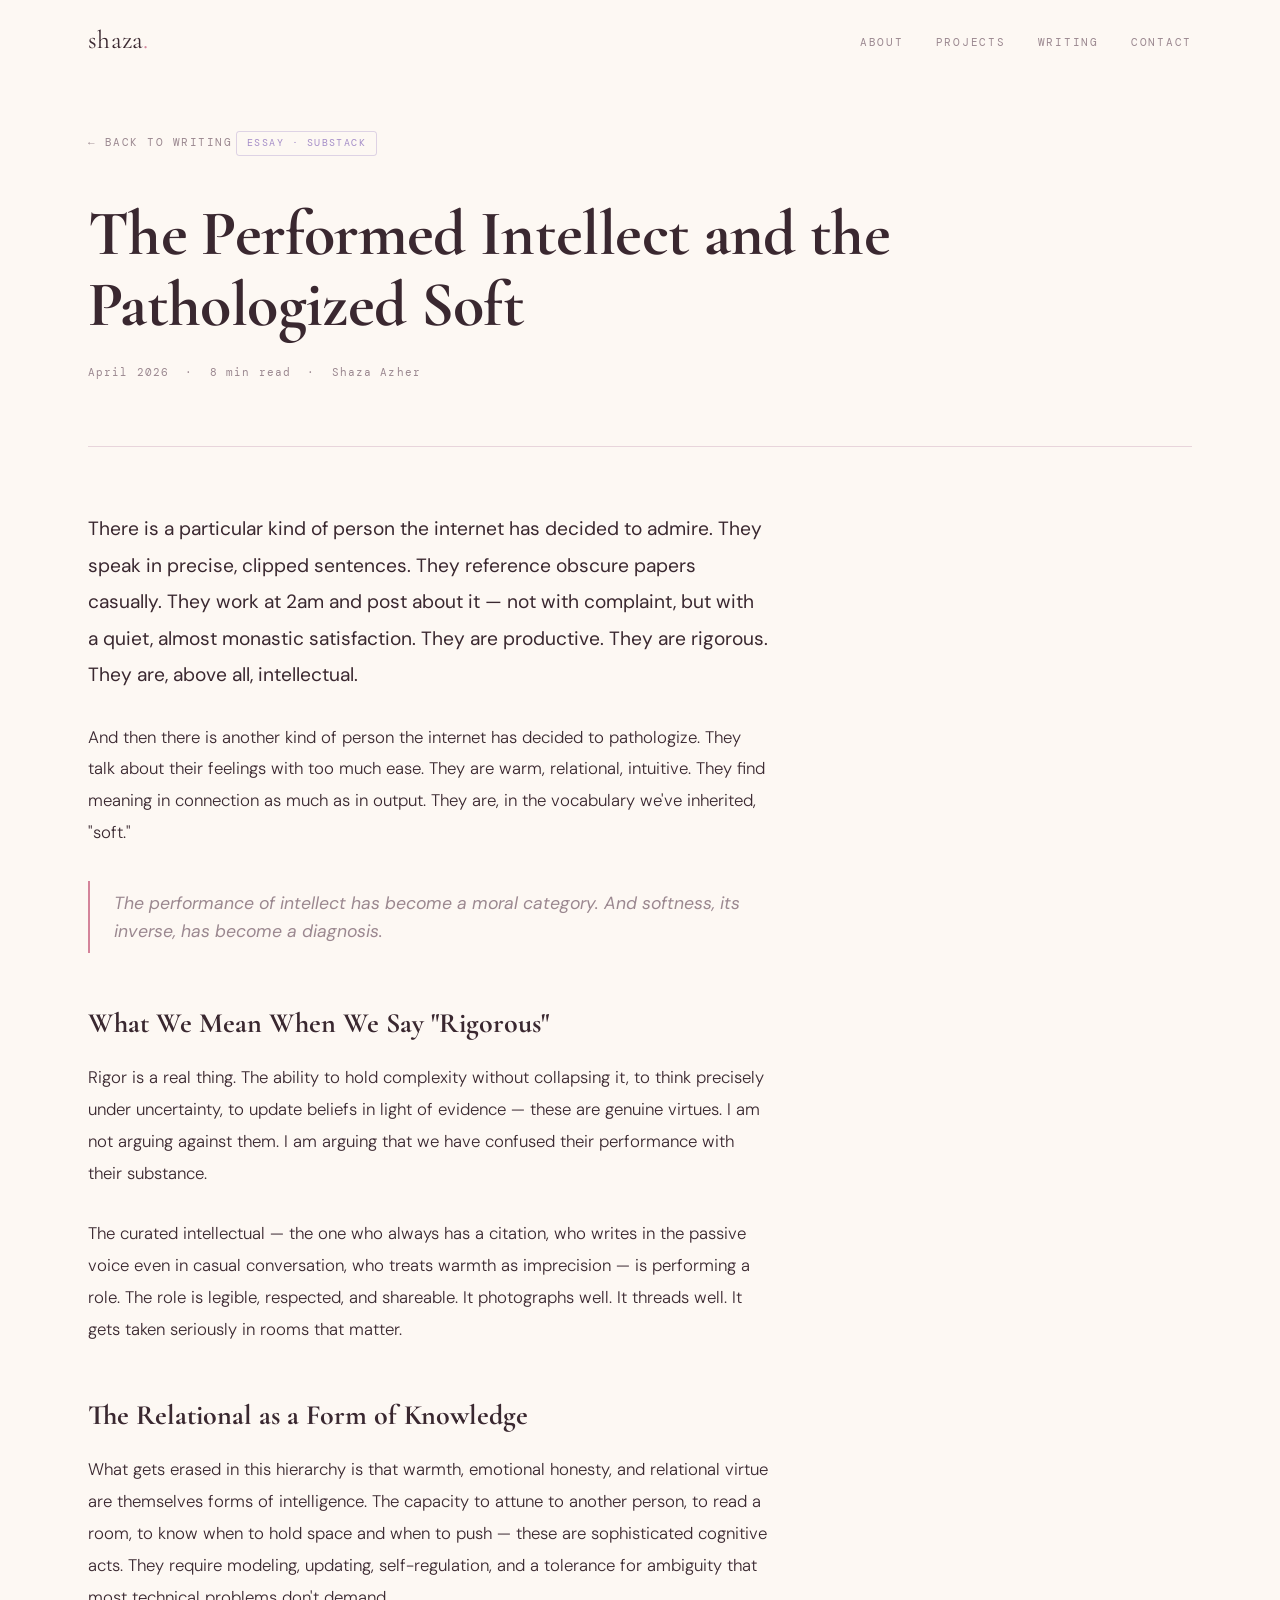
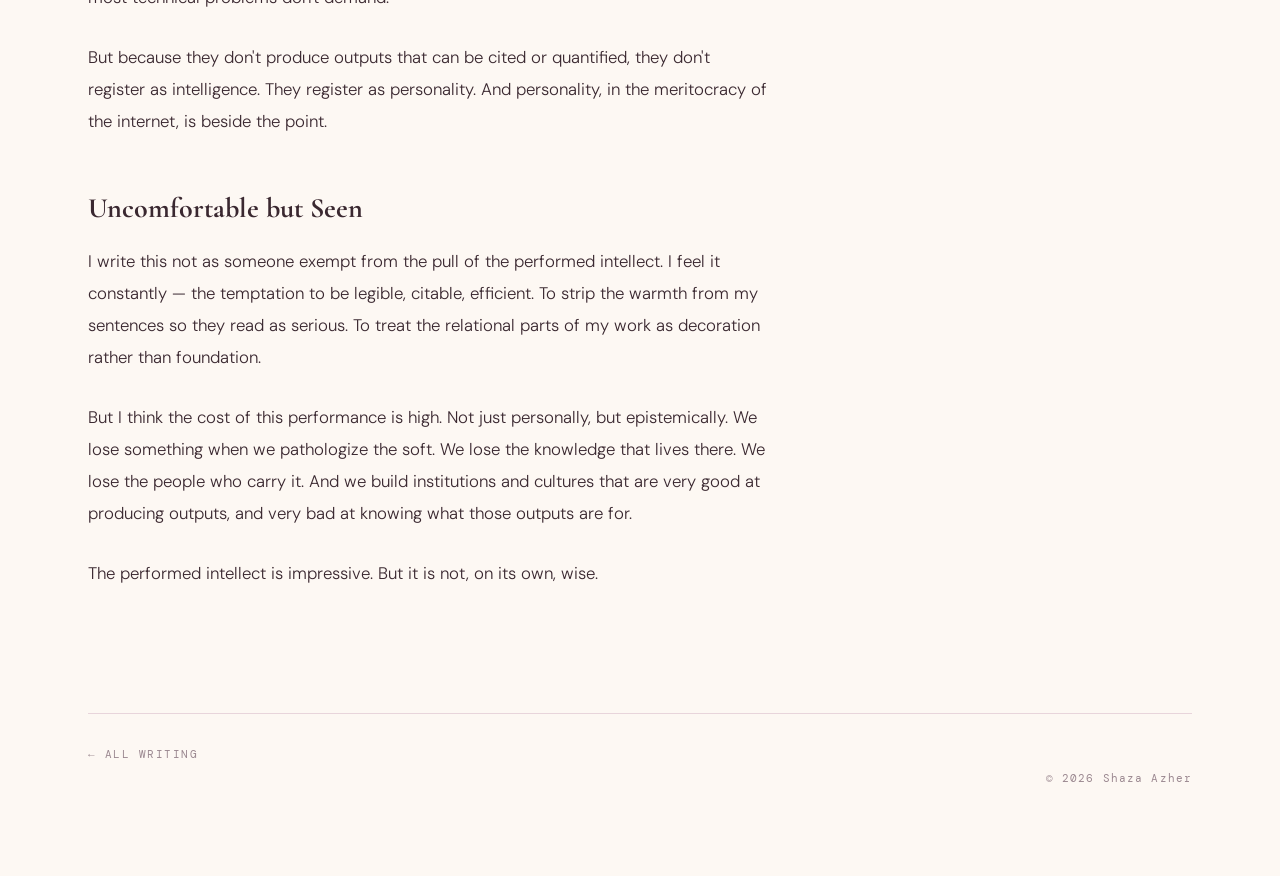
<file: blog/performed-intellect.html>
<!DOCTYPE html>
<html lang="en">
<head>
  <meta charset="UTF-8" />
  <meta name="viewport" content="width=device-width, initial-scale=1.0" />
  <title>The Performed Intellect — Shaza Azher</title>
  <link rel="stylesheet" href="/style.css" />
  <style>
    .blog-hero { padding: 8rem 0 4rem; border-bottom: 1px solid var(--border); }
    .blog-back  { display: inline-flex; align-items: center; gap: 0.5rem; font-family: var(--font-mono); font-size: 0.68rem; letter-spacing: 0.14em; text-transform: uppercase; color: var(--fg-muted); margin-bottom: 3rem; transition: color 0.25s; }
    .blog-back:hover { color: var(--rose); }
    .blog-type  { display: inline-block; font-family: var(--font-mono); font-size: 0.65rem; letter-spacing: 0.14em; text-transform: uppercase; color: var(--lavender); border: 1px solid rgba(164,141,200,.35); padding: 0.2rem 0.6rem; border-radius: 3px; margin-bottom: 1.5rem; }
    .blog-title { font-family: var(--font-serif); font-size: clamp(2.2rem, 5vw, 4rem); line-height: 1.1; letter-spacing: -0.01em; margin-bottom: 1.5rem; }
    .blog-meta  { font-family: var(--font-mono); font-size: 0.7rem; letter-spacing: 0.1em; color: var(--fg-muted); }
    .blog-body  { padding: 4rem 0 6rem; max-width: 680px; }
    .blog-body p { font-size: 1.05rem; font-weight: 300; line-height: 1.9; color: var(--fg); margin-bottom: 1.75rem; }
    .blog-body p:first-child { font-size: 1.2rem; font-weight: 400; color: var(--fg); }
    .blog-body h2 { font-family: var(--font-serif); font-size: 1.75rem; margin: 3rem 0 1rem; }
    .blog-body blockquote { border-left: 2px solid var(--rose); padding: 0.5rem 1.5rem; margin: 2rem 0; color: var(--fg-muted); font-style: italic; font-size: 1.1rem; }
    .blog-footer { padding: 2rem 0 4rem; border-top: 1px solid var(--border); display: flex; justify-content: space-between; align-items: center; }
  </style>
</head>
<body>
<nav>
  <div class="container nav-inner">
    <a href="/" class="nav-logo">shaza<span>.</span></a>
    <ul class="nav-links">
      <li><a href="/#about">About</a></li>
      <li><a href="/#projects">Projects</a></li>
      <li><a href="/#writing">Writing</a></li>
      <li><a href="/#contact">Contact</a></li>
    </ul>
  </div>
</nav>

<div class="container">
  <div class="blog-hero">
    <a href="/#writing" class="blog-back">← Back to Writing</a>
    <div class="blog-type">Essay · Substack</div>
    <h1 class="blog-title">The Performed Intellect and the<br/>Pathologized Soft</h1>
    <div class="blog-meta">April 2026 &nbsp;·&nbsp; 8 min read &nbsp;·&nbsp; Shaza Azher</div>
  </div>

  <div class="blog-body">
    <p>
      There is a particular kind of person the internet has decided to admire. They speak in precise, clipped sentences. They reference obscure papers casually. They work at 2am and post about it — not with complaint, but with a quiet, almost monastic satisfaction. They are productive. They are rigorous. They are, above all, intellectual.
    </p>

    <p>
      And then there is another kind of person the internet has decided to pathologize. They talk about their feelings with too much ease. They are warm, relational, intuitive. They find meaning in connection as much as in output. They are, in the vocabulary we've inherited, "soft."
    </p>

    <blockquote>
      The performance of intellect has become a moral category. And softness, its inverse, has become a diagnosis.
    </blockquote>

    <h2>What We Mean When We Say "Rigorous"</h2>
    <p>
      Rigor is a real thing. The ability to hold complexity without collapsing it, to think precisely under uncertainty, to update beliefs in light of evidence — these are genuine virtues. I am not arguing against them. I am arguing that we have confused their performance with their substance.
    </p>
    <p>
      The curated intellectual — the one who always has a citation, who writes in the passive voice even in casual conversation, who treats warmth as imprecision — is performing a role. The role is legible, respected, and shareable. It photographs well. It threads well. It gets taken seriously in rooms that matter.
    </p>

    <h2>The Relational as a Form of Knowledge</h2>
    <p>
      What gets erased in this hierarchy is that warmth, emotional honesty, and relational virtue are themselves forms of intelligence. The capacity to attune to another person, to read a room, to know when to hold space and when to push — these are sophisticated cognitive acts. They require modeling, updating, self-regulation, and a tolerance for ambiguity that most technical problems don't demand.
    </p>
    <p>
      But because they don't produce outputs that can be cited or quantified, they don't register as intelligence. They register as personality. And personality, in the meritocracy of the internet, is beside the point.
    </p>

    <h2>Uncomfortable but Seen</h2>
    <p>
      I write this not as someone exempt from the pull of the performed intellect. I feel it constantly — the temptation to be legible, citable, efficient. To strip the warmth from my sentences so they read as serious. To treat the relational parts of my work as decoration rather than foundation.
    </p>
    <p>
      But I think the cost of this performance is high. Not just personally, but epistemically. We lose something when we pathologize the soft. We lose the knowledge that lives there. We lose the people who carry it. And we build institutions and cultures that are very good at producing outputs, and very bad at knowing what those outputs are for.
    </p>
    <p>
      The performed intellect is impressive. But it is not, on its own, wise.
    </p>
  </div>

  <div class="blog-footer">
    <a href="/#writing" class="blog-back">← All Writing</a>
    <span class="blog-meta">© 2026 Shaza Azher</span>
  </div>
</div>

<script>
  const nav = document.querySelector('nav');
  window.addEventListener('scroll', () => nav.classList.toggle('scrolled', window.scrollY > 40));
</script>
</body>
</html>
</file>
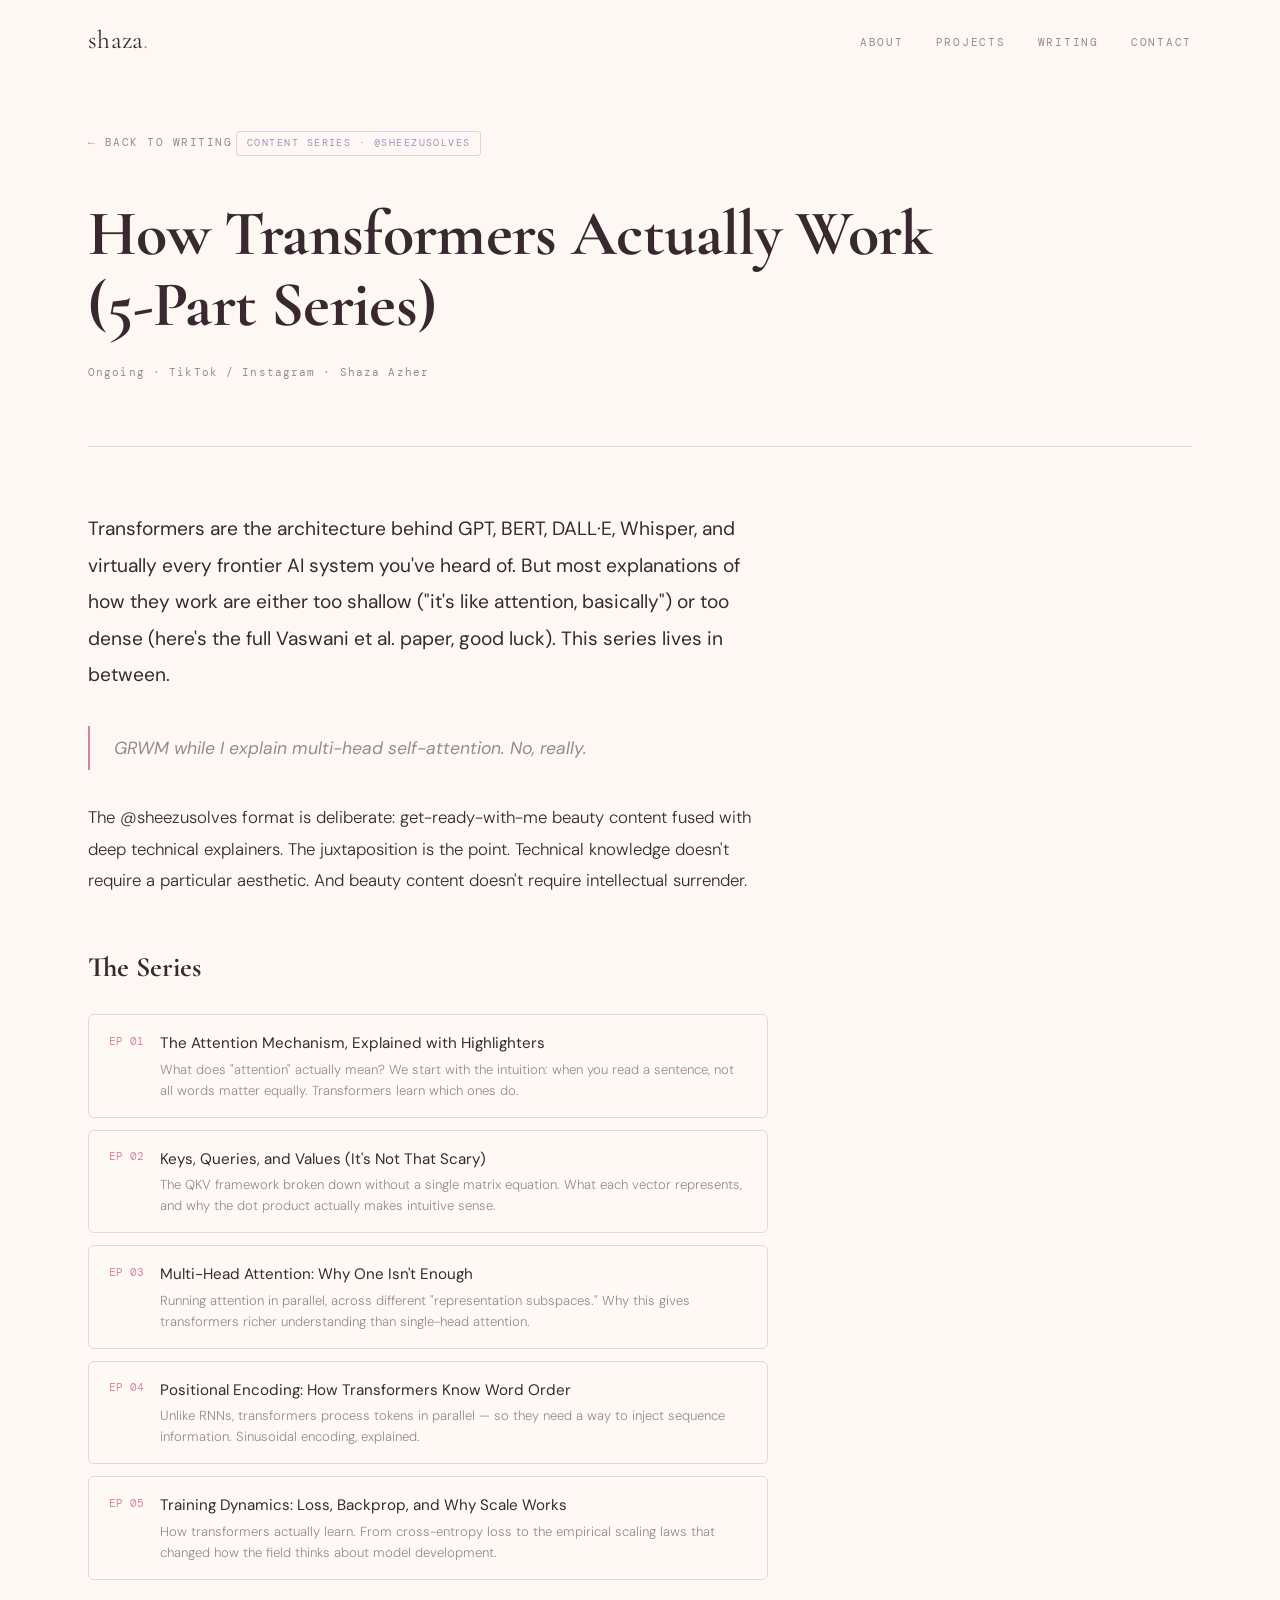
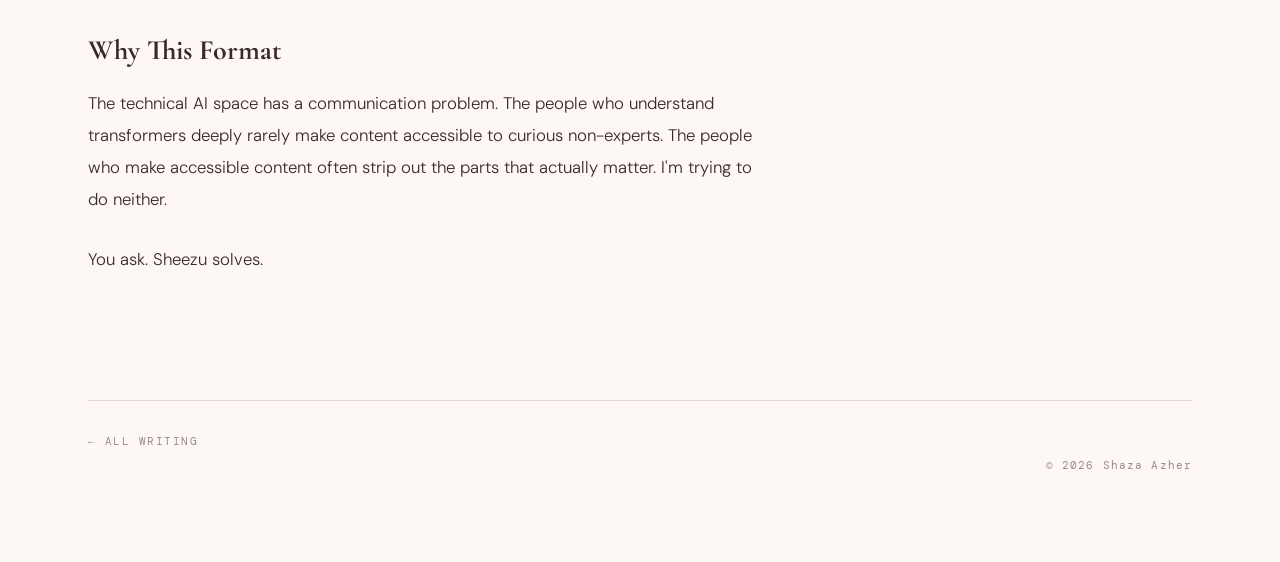
<file: blog/transformers.html>
<!DOCTYPE html>
<html lang="en">
<head>
  <meta charset="UTF-8" />
  <meta name="viewport" content="width=device-width, initial-scale=1.0" />
  <title>How Transformers Actually Work — Shaza Azher</title>
  <link rel="stylesheet" href="/style.css" />
  <style>
    .blog-hero { padding: 8rem 0 4rem; border-bottom: 1px solid var(--border); }
    .blog-back  { display: inline-flex; align-items: center; gap: 0.5rem; font-family: var(--font-mono); font-size: 0.68rem; letter-spacing: 0.14em; text-transform: uppercase; color: var(--fg-muted); margin-bottom: 3rem; transition: color 0.25s; }
    .blog-back:hover { color: var(--rose); }
    .blog-type  { display: inline-block; font-family: var(--font-mono); font-size: 0.65rem; letter-spacing: 0.14em; text-transform: uppercase; color: var(--lavender); border: 1px solid rgba(164,141,200,.35); padding: 0.2rem 0.6rem; border-radius: 3px; margin-bottom: 1.5rem; }
    .blog-title { font-family: var(--font-serif); font-size: clamp(2.2rem, 5vw, 4rem); line-height: 1.1; letter-spacing: -0.01em; margin-bottom: 1.5rem; }
    .blog-meta  { font-family: var(--font-mono); font-size: 0.7rem; letter-spacing: 0.1em; color: var(--fg-muted); }
    .blog-body  { padding: 4rem 0 6rem; max-width: 680px; }
    .blog-body p { font-size: 1.05rem; font-weight: 300; line-height: 1.9; color: var(--fg); margin-bottom: 1.75rem; }
    .blog-body p:first-child { font-size: 1.2rem; font-weight: 400; }
    .blog-body h2 { font-family: var(--font-serif); font-size: 1.75rem; margin: 3rem 0 1rem; }
    .blog-body h3 { font-family: var(--font-serif); font-size: 1.3rem; margin: 2rem 0 0.75rem; color: var(--rose); }
    .blog-body blockquote { border-left: 2px solid var(--rose); padding: 0.5rem 1.5rem; margin: 2rem 0; color: var(--fg-muted); font-style: italic; font-size: 1.1rem; }
    .episode-list { display: flex; flex-direction: column; gap: 0.75rem; margin: 1.5rem 0; }
    .episode { display: flex; gap: 1rem; align-items: flex-start; padding: 1rem 1.25rem; background: var(--card); border: 1px solid var(--border); border-radius: 6px; }
    .episode-num { font-family: var(--font-mono); font-size: 0.7rem; color: var(--rose); flex-shrink: 0; padding-top: 0.1rem; }
    .episode-title { font-size: 0.95rem; font-weight: 400; margin-bottom: 0.2rem; }
    .episode-desc { font-size: 0.82rem; color: var(--fg-muted); font-weight: 300; }
    .blog-footer { padding: 2rem 0 4rem; border-top: 1px solid var(--border); display: flex; justify-content: space-between; align-items: center; }
  </style>
</head>
<body>
<nav>
  <div class="container nav-inner">
    <a href="/" class="nav-logo">shaza<span>.</span></a>
    <ul class="nav-links">
      <li><a href="/#about">About</a></li>
      <li><a href="/#projects">Projects</a></li>
      <li><a href="/#writing">Writing</a></li>
      <li><a href="/#contact">Contact</a></li>
    </ul>
  </div>
</nav>

<div class="container">
  <div class="blog-hero">
    <a href="/#writing" class="blog-back">← Back to Writing</a>
    <div class="blog-type">Content Series · @sheezusolves</div>
    <h1 class="blog-title">How Transformers Actually Work<br/>(5-Part Series)</h1>
    <div class="blog-meta">Ongoing · TikTok / Instagram · Shaza Azher</div>
  </div>

  <div class="blog-body">
    <p>
      Transformers are the architecture behind GPT, BERT, DALL·E, Whisper, and virtually every frontier AI system you've heard of. But most explanations of how they work are either too shallow ("it's like attention, basically") or too dense (here's the full Vaswani et al. paper, good luck). This series lives in between.
    </p>

    <blockquote>
      GRWM while I explain multi-head self-attention. No, really.
    </blockquote>

    <p>
      The @sheezusolves format is deliberate: get-ready-with-me beauty content fused with deep technical explainers. The juxtaposition is the point. Technical knowledge doesn't require a particular aesthetic. And beauty content doesn't require intellectual surrender.
    </p>

    <h2>The Series</h2>
    <div class="episode-list">
      <div class="episode">
        <div class="episode-num">EP 01</div>
        <div>
          <div class="episode-title">The Attention Mechanism, Explained with Highlighters</div>
          <div class="episode-desc">What does "attention" actually mean? We start with the intuition: when you read a sentence, not all words matter equally. Transformers learn which ones do.</div>
        </div>
      </div>
      <div class="episode">
        <div class="episode-num">EP 02</div>
        <div>
          <div class="episode-title">Keys, Queries, and Values (It's Not That Scary)</div>
          <div class="episode-desc">The QKV framework broken down without a single matrix equation. What each vector represents, and why the dot product actually makes intuitive sense.</div>
        </div>
      </div>
      <div class="episode">
        <div class="episode-num">EP 03</div>
        <div>
          <div class="episode-title">Multi-Head Attention: Why One Isn't Enough</div>
          <div class="episode-desc">Running attention in parallel, across different "representation subspaces." Why this gives transformers richer understanding than single-head attention.</div>
        </div>
      </div>
      <div class="episode">
        <div class="episode-num">EP 04</div>
        <div>
          <div class="episode-title">Positional Encoding: How Transformers Know Word Order</div>
          <div class="episode-desc">Unlike RNNs, transformers process tokens in parallel — so they need a way to inject sequence information. Sinusoidal encoding, explained.</div>
        </div>
      </div>
      <div class="episode">
        <div class="episode-num">EP 05</div>
        <div>
          <div class="episode-title">Training Dynamics: Loss, Backprop, and Why Scale Works</div>
          <div class="episode-desc">How transformers actually learn. From cross-entropy loss to the empirical scaling laws that changed how the field thinks about model development.</div>
        </div>
      </div>
    </div>

    <h2>Why This Format</h2>
    <p>
      The technical AI space has a communication problem. The people who understand transformers deeply rarely make content accessible to curious non-experts. The people who make accessible content often strip out the parts that actually matter. I'm trying to do neither.
    </p>
    <p>
      You ask. Sheezu solves.
    </p>
  </div>

  <div class="blog-footer">
    <a href="/#writing" class="blog-back">← All Writing</a>
    <span class="blog-meta">© 2026 Shaza Azher</span>
  </div>
</div>

<script>
  const nav = document.querySelector('nav');
  window.addEventListener('scroll', () => nav.classList.toggle('scrolled', window.scrollY > 40));
</script>
</body>
</html>
</file>
<file: style.css>
/* ── Google Fonts ── */
@import url('https://fonts.googleapis.com/css2?family=Cormorant+Garamond:ital,wght@0,300;0,400;0,500;0,600;0,700;1,300;1,400&family=DM+Sans:opsz,wght@9..40,300;9..40,400;9..40,500&family=DM+Mono:ital,wght@0,300;0,400;1,300&display=swap');

/* ── Reset & Base ── */
*, *::before, *::after { box-sizing: border-box; margin: 0; padding: 0; }

:root {
  --cream:    #fdf8f3;
  --rose:     #d4849a;
  --rose-lt:  #f3dce3;
  --lavender: #a48dc8;
  --lav-lt:   #e8e0f4;
  --peach:    #e8a87c;
  --peach-lt: #fae4d3;
  --fg:       #3a2830;
  --fg-muted: #9b8890;
  --border:   #e8d5db;
  --card:     #fff9f6;
  --font-serif: 'Cormorant Garamond', Georgia, serif;
  --font-sans:  'DM Sans', sans-serif;
  --font-mono:  'DM Mono', monospace;
}

html { scroll-behavior: smooth; }

body {
  font-family: var(--font-sans);
  background: var(--cream);
  color: var(--fg);
  line-height: 1.6;
  overflow-x: hidden;
}

a { color: inherit; text-decoration: none; }
img { max-width: 100%; display: block; }

/* ── Typography ── */
.serif  { font-family: var(--font-serif); }
.mono   { font-family: var(--font-mono); }

/* ── Shimmer gradient text ── */
.shimmer {
  background: linear-gradient(
    90deg,
    var(--rose) 0%, var(--lavender) 30%,
    var(--peach) 55%, var(--lavender) 75%,
    var(--rose) 100%
  );
  background-size: 200% auto;
  -webkit-background-clip: text;
  -webkit-text-fill-color: transparent;
  background-clip: text;
  animation: shimmer 4s linear infinite;
}
@keyframes shimmer {
  from { background-position: -200% center; }
  to   { background-position:  200% center; }
}

/* ── Floating blobs ── */
.blob {
  position: absolute;
  border-radius: 60% 40% 30% 70% / 60% 30% 70% 40%;
  pointer-events: none;
  animation: blob-morph 9s ease-in-out infinite;
}
@keyframes blob-morph {
  0%,100% { border-radius: 60% 40% 30% 70% / 60% 30% 70% 40%; }
  25%      { border-radius: 30% 60% 70% 40% / 50% 60% 30% 60%; }
  50%      { border-radius: 50% 60% 30% 60% / 40% 70% 50% 40%; }
  75%      { border-radius: 40% 60% 60% 40% / 60% 40% 60% 50%; }
}

/* ── Sparkle ── */
.sparkle {
  position: absolute;
  color: var(--rose);
  font-size: 0.8rem;
  pointer-events: none;
  opacity: 0;
  animation: sparkle-pop 3s ease-in-out infinite;
}
@keyframes sparkle-pop {
  0%,100% { opacity: 0; transform: scale(0.4) rotate(0deg); }
  50%      { opacity: 1; transform: scale(1.2) rotate(180deg); }
}

/* ── Fade-in scroll animation ── */
.reveal {
  opacity: 0;
  transform: translateY(28px);
  transition: opacity 0.65s ease, transform 0.65s cubic-bezier(0.22,1,0.36,1);
}
.reveal.visible {
  opacity: 1;
  transform: translateY(0);
}
.reveal-delay-1 { transition-delay: 0.10s; }
.reveal-delay-2 { transition-delay: 0.20s; }
.reveal-delay-3 { transition-delay: 0.30s; }
.reveal-delay-4 { transition-delay: 0.40s; }

/* ── Layout helpers ── */
.container {
  max-width: 1200px;
  margin: 0 auto;
  padding: 0 2rem;
}
@media (min-width: 768px) { .container { padding: 0 3rem; } }

.section-label {
  font-family: var(--font-mono);
  font-size: 0.7rem;
  letter-spacing: 0.2em;
  text-transform: uppercase;
  color: var(--rose);
  margin-bottom: 0.75rem;
}
.section-title {
  font-family: var(--font-serif);
  font-size: clamp(2.5rem, 5vw, 4rem);
  line-height: 1.05;
  margin-bottom: 3.5rem;
}
.divider {
  height: 1px;
  background: linear-gradient(90deg, transparent, var(--rose) 40%, var(--lavender) 60%, transparent);
  opacity: 0.35;
  margin: 0;
}

/* ═══════════════════════════════
   NAVBAR
═══════════════════════════════ */
nav {
  position: fixed;
  top: 0;
  width: 100%;
  z-index: 100;
  padding: 1.25rem 0;
  transition: background 0.35s, box-shadow 0.35s, padding 0.35s;
}
nav.scrolled {
  background: rgba(253, 248, 243, 0.85);
  backdrop-filter: blur(18px);
  box-shadow: 0 1px 0 var(--border);
  padding: 0.8rem 0;
}
.nav-inner {
  display: flex;
  justify-content: space-between;
  align-items: center;
}
.nav-logo {
  font-family: var(--font-serif);
  font-size: 1.6rem;
  letter-spacing: 0.01em;
  color: var(--fg);
}
.nav-logo span { color: var(--rose); }

.nav-links {
  display: flex;
  gap: 2rem;
  list-style: none;
}
.nav-links a {
  font-family: var(--font-mono);
  font-size: 0.68rem;
  letter-spacing: 0.16em;
  text-transform: uppercase;
  color: var(--fg-muted);
  transition: color 0.25s;
}
.nav-links a:hover { color: var(--rose); }

/* Hamburger (mobile) */
.nav-toggle { display: none; flex-direction: column; gap: 5px; cursor: pointer; }
.nav-toggle span { display: block; width: 22px; height: 1.5px; background: var(--fg); transition: 0.3s; }

.mobile-menu {
  display: none;
  position: fixed;
  inset: 0;
  background: var(--cream);
  z-index: 99;
  flex-direction: column;
  align-items: center;
  justify-content: center;
  gap: 2.5rem;
}
.mobile-menu.open { display: flex; }
.mobile-menu a {
  font-family: var(--font-serif);
  font-size: 2.5rem;
  color: var(--fg);
  letter-spacing: 0.02em;
  transition: color 0.25s;
}
.mobile-menu a:hover { color: var(--rose); }

@media (max-width: 768px) {
  .nav-links  { display: none; }
  .nav-toggle { display: flex; }
}

/* ═══════════════════════════════
   HERO
═══════════════════════════════ */
#hero {
  min-height: 100dvh;
  position: relative;
  display: flex;
  align-items: center;
  overflow: hidden;
  padding: 7rem 0 3rem;
}

.hero-blob-1 {
  width: 480px; height: 480px;
  background: radial-gradient(circle, rgba(212,132,154,.28) 0%, transparent 70%);
  top: -80px; right: -60px;
  animation-duration: 10s;
}
.hero-blob-2 {
  width: 340px; height: 340px;
  background: radial-gradient(circle, rgba(164,141,200,.26) 0%, transparent 70%);
  bottom: 20px; left: -60px;
  animation-duration: 13s;
  animation-delay: 2s;
}
.hero-blob-3 {
  width: 240px; height: 240px;
  background: radial-gradient(circle, rgba(232,168,124,.30) 0%, transparent 70%);
  top: 38%; right: 28%;
  animation-duration: 11s;
  animation-delay: 4s;
}

.hero-ghost {
  position: absolute;
  right: 2rem;
  top: 50%;
  transform: translateY(-50%);
  font-family: var(--font-serif);
  font-size: 22vw;
  font-weight: 700;
  color: rgba(212,132,154,.06);
  line-height: 1;
  letter-spacing: -0.04em;
  user-select: none;
  pointer-events: none;
}

.hero-content { position: relative; z-index: 2; }

.hero-eyebrow {
  display: flex;
  align-items: center;
  gap: 0.75rem;
  margin-bottom: 2rem;
  opacity: 0;
  animation: fade-up 0.6s ease forwards 0.2s;
}
.hero-eyebrow::before {
  content: '';
  display: block;
  width: 2rem;
  height: 1px;
  background: var(--rose);
}
.hero-eyebrow-text {
  font-family: var(--font-mono);
  font-size: 0.7rem;
  letter-spacing: 0.22em;
  text-transform: uppercase;
  color: var(--rose);
}

.hero-name {
  font-family: var(--font-serif);
  font-size: clamp(4.5rem, 12vw, 10rem);
  line-height: 0.95;
  letter-spacing: -0.02em;
  margin-bottom: 2rem;
}
.hero-name .line-1 { display: block; color: var(--fg); }
.hero-name .line-2 { display: block; }

/* letter animation */
.letter {
  display: inline-block;
  opacity: 0;
  transform: translateY(40px);
  animation: letter-in 0.5s cubic-bezier(0.22,1,0.36,1) forwards;
}
@keyframes letter-in {
  to { opacity: 1; transform: translateY(0); }
}

.hero-desc {
  max-width: 420px;
  font-weight: 300;
  font-size: 1.05rem;
  line-height: 1.75;
  color: var(--fg-muted);
  margin-bottom: 2.5rem;
  opacity: 0;
  animation: fade-up 0.7s ease forwards 1s;
}
.hero-desc strong { color: var(--fg); font-weight: 500; }

.hero-ctas {
  display: flex;
  flex-wrap: wrap;
  gap: 1rem;
  opacity: 0;
  animation: fade-up 0.7s ease forwards 1.2s;
}
.btn-primary {
  padding: 0.9rem 2rem;
  background: var(--rose);
  color: #fff;
  font-family: var(--font-mono);
  font-size: 0.68rem;
  letter-spacing: 0.15em;
  text-transform: uppercase;
  border: none;
  cursor: pointer;
  transition: transform 0.25s, box-shadow 0.25s;
}
.btn-primary:hover {
  transform: translateY(-2px);
  box-shadow: 0 8px 28px rgba(212,132,154,.40);
}
.btn-outline {
  padding: 0.9rem 2rem;
  background: transparent;
  color: var(--fg-muted);
  font-family: var(--font-mono);
  font-size: 0.68rem;
  letter-spacing: 0.15em;
  text-transform: uppercase;
  border: 1px solid var(--border);
  cursor: pointer;
  transition: border-color 0.25s, color 0.25s, transform 0.25s;
}
.btn-outline:hover {
  border-color: var(--rose);
  color: var(--rose);
  transform: translateY(-2px);
}

.scroll-hint {
  position: absolute;
  bottom: 2rem;
  left: 3rem;
  display: flex;
  align-items: center;
  gap: 0.6rem;
  font-family: var(--font-mono);
  font-size: 0.62rem;
  letter-spacing: 0.18em;
  text-transform: uppercase;
  color: var(--fg-muted);
  opacity: 0;
  animation: fade-up 0.8s ease forwards 1.6s;
}
.scroll-arrow { animation: bounce-y 2s ease-in-out infinite; }
@keyframes bounce-y {
  0%,100% { transform: translateY(0); }
  50%      { transform: translateY(6px); }
}

@keyframes fade-up {
  from { opacity: 0; transform: translateY(18px); }
  to   { opacity: 1; transform: translateY(0); }
}

/* ═══════════════════════════════
   ABOUT
═══════════════════════════════ */
#about { padding: 7rem 0; }
.about-grid {
  display: grid;
  grid-template-columns: 1fr;
  gap: 3rem;
}
@media (min-width: 768px) {
  .about-grid { grid-template-columns: 1fr 2fr; gap: 4rem; }
}
.about-text { font-size: 1.1rem; font-weight: 300; line-height: 1.85; }
.about-text p + p { margin-top: 1.25rem; color: var(--fg-muted); }
.about-text .highlight { color: var(--fg); font-weight: 500; }
.about-text .accent { color: var(--rose); font-weight: 500; }

.stats-grid {
  display: grid;
  grid-template-columns: repeat(2,1fr);
  gap: 1rem;
  margin-top: 2.5rem;
  padding-top: 2rem;
  border-top: 1px solid var(--border);
}
@media (min-width: 500px) { .stats-grid { grid-template-columns: repeat(4,1fr); } }
.stat-card {
  padding: 1.25rem;
  border: 1px solid var(--border);
  border-radius: 6px;
  background: var(--card);
  text-align: center;
  transition: border-color 0.3s, transform 0.3s;
}
.stat-card:hover { border-color: var(--rose); transform: translateY(-3px); }
.stat-value {
  font-family: var(--font-serif);
  font-size: 2.4rem;
  line-height: 1;
  margin-bottom: 0.4rem;
}
.stat-label {
  font-family: var(--font-mono);
  font-size: 0.6rem;
  letter-spacing: 0.14em;
  text-transform: uppercase;
  color: var(--fg-muted);
}

/* ═══════════════════════════════
   PROJECTS
═══════════════════════════════ */
#projects { padding: 7rem 0; }
.projects-grid {
  display: grid;
  grid-template-columns: 1fr;
  gap: 1.5rem;
}
@media (min-width: 640px)  { .projects-grid { grid-template-columns: repeat(2,1fr); } }
@media (min-width: 1024px) { .projects-grid { grid-template-columns: repeat(3,1fr); } }

.project-card {
  background: var(--card);
  border: 1px solid var(--border);
  border-radius: 4px;
  overflow: hidden;
  display: flex;
  flex-direction: column;
  transition: border-color 0.35s, transform 0.35s, box-shadow 0.35s;
}
.project-card:hover {
  border-color: var(--rose);
  transform: translateY(-6px);
  box-shadow: 0 16px 40px rgba(212,132,154,.16);
}
.project-top-bar {
  height: 3px;
  background: linear-gradient(90deg, var(--rose), var(--lavender), var(--peach));
  opacity: 0.55;
  transition: opacity 0.35s;
}
.project-card:hover .project-top-bar { opacity: 1; }

.project-body { padding: 2rem; flex: 1; display: flex; flex-direction: column; }
.project-meta {
  display: flex;
  justify-content: space-between;
  align-items: flex-start;
  margin-bottom: 1.25rem;
}
.project-id {
  font-family: var(--font-mono);
  font-size: 0.72rem;
  color: rgba(212,132,154,.7);
}
.project-tags {
  font-family: var(--font-mono);
  font-size: 0.65rem;
  letter-spacing: 0.12em;
  text-transform: uppercase;
  color: var(--lavender);
}
.project-title {
  font-family: var(--font-serif);
  font-size: 1.5rem;
  margin-bottom: 0.75rem;
  transition: color 0.25s;
}
.project-card:hover .project-title { color: var(--rose); }
.project-desc {
  font-weight: 300;
  font-size: 0.9rem;
  line-height: 1.75;
  color: var(--fg-muted);
  flex: 1;
}
.project-footer {
  padding-top: 1rem;
  margin-top: 1.25rem;
  border-top: 1px solid var(--border);
  font-size: 1rem;
  color: rgba(212,132,154,.4);
  transition: color 0.25s;
}
.project-card:hover .project-footer { color: var(--rose); }

/* ═══════════════════════════════
   SKILLS
═══════════════════════════════ */
#skills { padding: 7rem 0; }
.skills-grid {
  display: grid;
  grid-template-columns: repeat(2,1fr);
  gap: 1.25rem;
}
@media (min-width: 768px)  { .skills-grid { grid-template-columns: repeat(4,1fr); } }
.skill-card {
  background: var(--card);
  border: 1px solid var(--border);
  border-radius: 6px;
  padding: 1.75rem;
  transition: border-color 0.3s, transform 0.3s, box-shadow 0.3s;
}
.skill-card:hover {
  border-color: var(--rose);
  transform: translateY(-4px);
  box-shadow: 0 12px 30px rgba(212,132,154,.12);
}
.skill-category {
  font-family: var(--font-mono);
  font-size: 0.68rem;
  letter-spacing: 0.18em;
  text-transform: uppercase;
  color: var(--rose);
  margin-bottom: 1.25rem;
}
.skill-list { list-style: none; }
.skill-list li {
  display: flex;
  align-items: center;
  gap: 0.6rem;
  font-size: 0.875rem;
  color: var(--fg-muted);
  padding: 0.3rem 0;
}
.skill-dot {
  width: 6px; height: 6px;
  border-radius: 50%;
  background: rgba(212,132,154,.35);
  flex-shrink: 0;
}

/* ═══════════════════════════════
   EXPERIENCE
═══════════════════════════════ */
#experience { padding: 7rem 0; }
.timeline { position: relative; max-width: 780px; }
.timeline::before {
  content: '';
  position: absolute;
  left: 0;
  top: 0; bottom: 0;
  width: 1px;
  background: linear-gradient(to bottom, var(--rose), var(--lavender), transparent);
  opacity: 0.4;
}
@media (min-width: 768px) {
  .timeline::before { left: 200px; }
}
.timeline-item {
  display: grid;
  grid-template-columns: 1fr;
  gap: 0.5rem;
  padding: 2rem 0 2rem 1.75rem;
  border-bottom: 1px solid var(--border);
  position: relative;
}
.timeline-item:last-child { border-bottom: none; }
@media (min-width: 768px) {
  .timeline-item {
    grid-template-columns: 200px 1fr;
    gap: 2.5rem;
    padding-left: 0;
  }
  .timeline-item::before { left: 194px; }
}
.timeline-item::before {
  content: '';
  position: absolute;
  left: -6px;
  top: 2.6rem;
  width: 12px; height: 12px;
  border-radius: 50%;
  background: var(--rose);
  border: 2px solid var(--cream);
  box-shadow: 0 0 0 2px var(--rose);
}
@media (min-width: 768px) {
  .timeline-item::before { left: 194px; }
}
.timeline-period {
  font-family: var(--font-mono);
  font-size: 0.68rem;
  text-transform: uppercase;
  letter-spacing: 0.12em;
  color: var(--fg-muted);
  padding-top: 0.2rem;
}
@media (min-width: 768px) { .timeline-period { text-align: right; } }
.timeline-role {
  font-family: var(--font-serif);
  font-size: 1.4rem;
  margin-bottom: 0.2rem;
}
.timeline-company {
  font-family: var(--font-mono);
  font-size: 0.65rem;
  text-transform: uppercase;
  letter-spacing: 0.14em;
  color: var(--rose);
  margin-bottom: 0.75rem;
}
.timeline-desc {
  font-weight: 300;
  font-size: 0.9rem;
  line-height: 1.75;
  color: var(--fg-muted);
}

/* ═══════════════════════════════
   WRITING
═══════════════════════════════ */
#writing { padding: 7rem 0; }
.writing-grid {
  display: grid;
  grid-template-columns: 1fr;
  gap: 1.25rem;
}
@media (min-width: 768px) { .writing-grid { grid-template-columns: repeat(2,1fr); } }
.writing-card {
  display: block;
  padding: 2rem;
  background: var(--card);
  border: 1px solid var(--border);
  border-radius: 4px;
  transition: border-color 0.35s, transform 0.35s, box-shadow 0.35s;
}
.writing-card:hover {
  border-color: var(--rose);
  transform: translateY(-4px);
  box-shadow: 0 12px 32px rgba(212,132,154,.14);
}
.writing-type {
  display: inline-block;
  font-family: var(--font-mono);
  font-size: 0.62rem;
  letter-spacing: 0.14em;
  text-transform: uppercase;
  color: var(--lavender);
  border: 1px solid rgba(164,141,200,.35);
  padding: 0.2rem 0.55rem;
  border-radius: 3px;
  margin-bottom: 1.25rem;
}
.writing-title {
  font-family: var(--font-serif);
  font-size: 1.35rem;
  line-height: 1.3;
  margin-bottom: 0.75rem;
  transition: color 0.25s;
}
.writing-card:hover .writing-title { color: var(--rose); }
.writing-desc {
  font-size: 0.875rem;
  font-weight: 300;
  line-height: 1.75;
  color: var(--fg-muted);
}
.writing-read {
  margin-top: 1.25rem;
  font-size: 0.85rem;
  color: rgba(212,132,154,.4);
  transition: color 0.25s;
}
.writing-card:hover .writing-read { color: var(--rose); }

/* ═══════════════════════════════
   CONTACT
═══════════════════════════════ */
#contact { padding: 7rem 0; position: relative; overflow: hidden; }
.contact-blob-1 {
  width: 350px; height: 350px;
  background: radial-gradient(circle, rgba(212,132,154,.2) 0%, transparent 70%);
  bottom: -60px; right: -60px;
  animation-duration: 11s;
}
.contact-blob-2 {
  width: 200px; height: 200px;
  background: radial-gradient(circle, rgba(164,141,200,.22) 0%, transparent 70%);
  top: 30px; left: -40px;
  animation-duration: 9s;
  animation-delay: 1s;
}
.contact-grid {
  display: grid;
  grid-template-columns: 1fr;
  gap: 3rem;
  position: relative;
  z-index: 2;
}
@media (min-width: 768px) { .contact-grid { grid-template-columns: 1fr 1fr; gap: 5rem; align-items: center; } }
.contact-headline {
  font-family: var(--font-serif);
  font-size: clamp(3rem, 7vw, 5rem);
  line-height: 1;
  letter-spacing: -0.02em;
}
.contact-links { display: flex; flex-direction: column; }
.contact-link {
  display: flex;
  justify-content: space-between;
  align-items: center;
  padding: 1.1rem 0;
  border-bottom: 1px solid var(--border);
  font-family: var(--font-mono);
  font-size: 0.8rem;
  color: var(--fg-muted);
  transition: color 0.25s, transform 0.25s;
}
.contact-link:hover { color: var(--rose); transform: translateX(6px); }
.contact-link-type {
  font-size: 0.6rem;
  text-transform: uppercase;
  letter-spacing: 0.14em;
  color: var(--fg-muted);
  transition: color 0.25s;
}
.contact-link:hover .contact-link-type { color: var(--rose); }
.contact-link-arrow { opacity: 0.4; transition: opacity 0.25s; }
.contact-link:hover .contact-link-arrow { opacity: 1; }

/* ═══════════════════════════════
   FOOTER
═══════════════════════════════ */
footer {
  padding: 1.75rem 0;
  border-top: 1px solid var(--border);
  display: flex;
  flex-direction: column;
  align-items: center;
  gap: 0.5rem;
  text-align: center;
  font-family: var(--font-mono);
  font-size: 0.65rem;
  letter-spacing: 0.14em;
  text-transform: uppercase;
  color: var(--fg-muted);
}
@media (min-width: 640px) {
  footer { flex-direction: row; justify-content: space-between; text-align: left; }
}
.footer-loc { color: var(--rose); }

/* ═══════════════════════════════
   MOBILE tweaks
═══════════════════════════════ */
@media (max-width: 480px) {
  .hero-name { font-size: clamp(4rem, 18vw, 6rem); }
  .btn-primary, .btn-outline { width: 100%; text-align: center; }
  .hero-ctas { flex-direction: column; }
}
</file>
